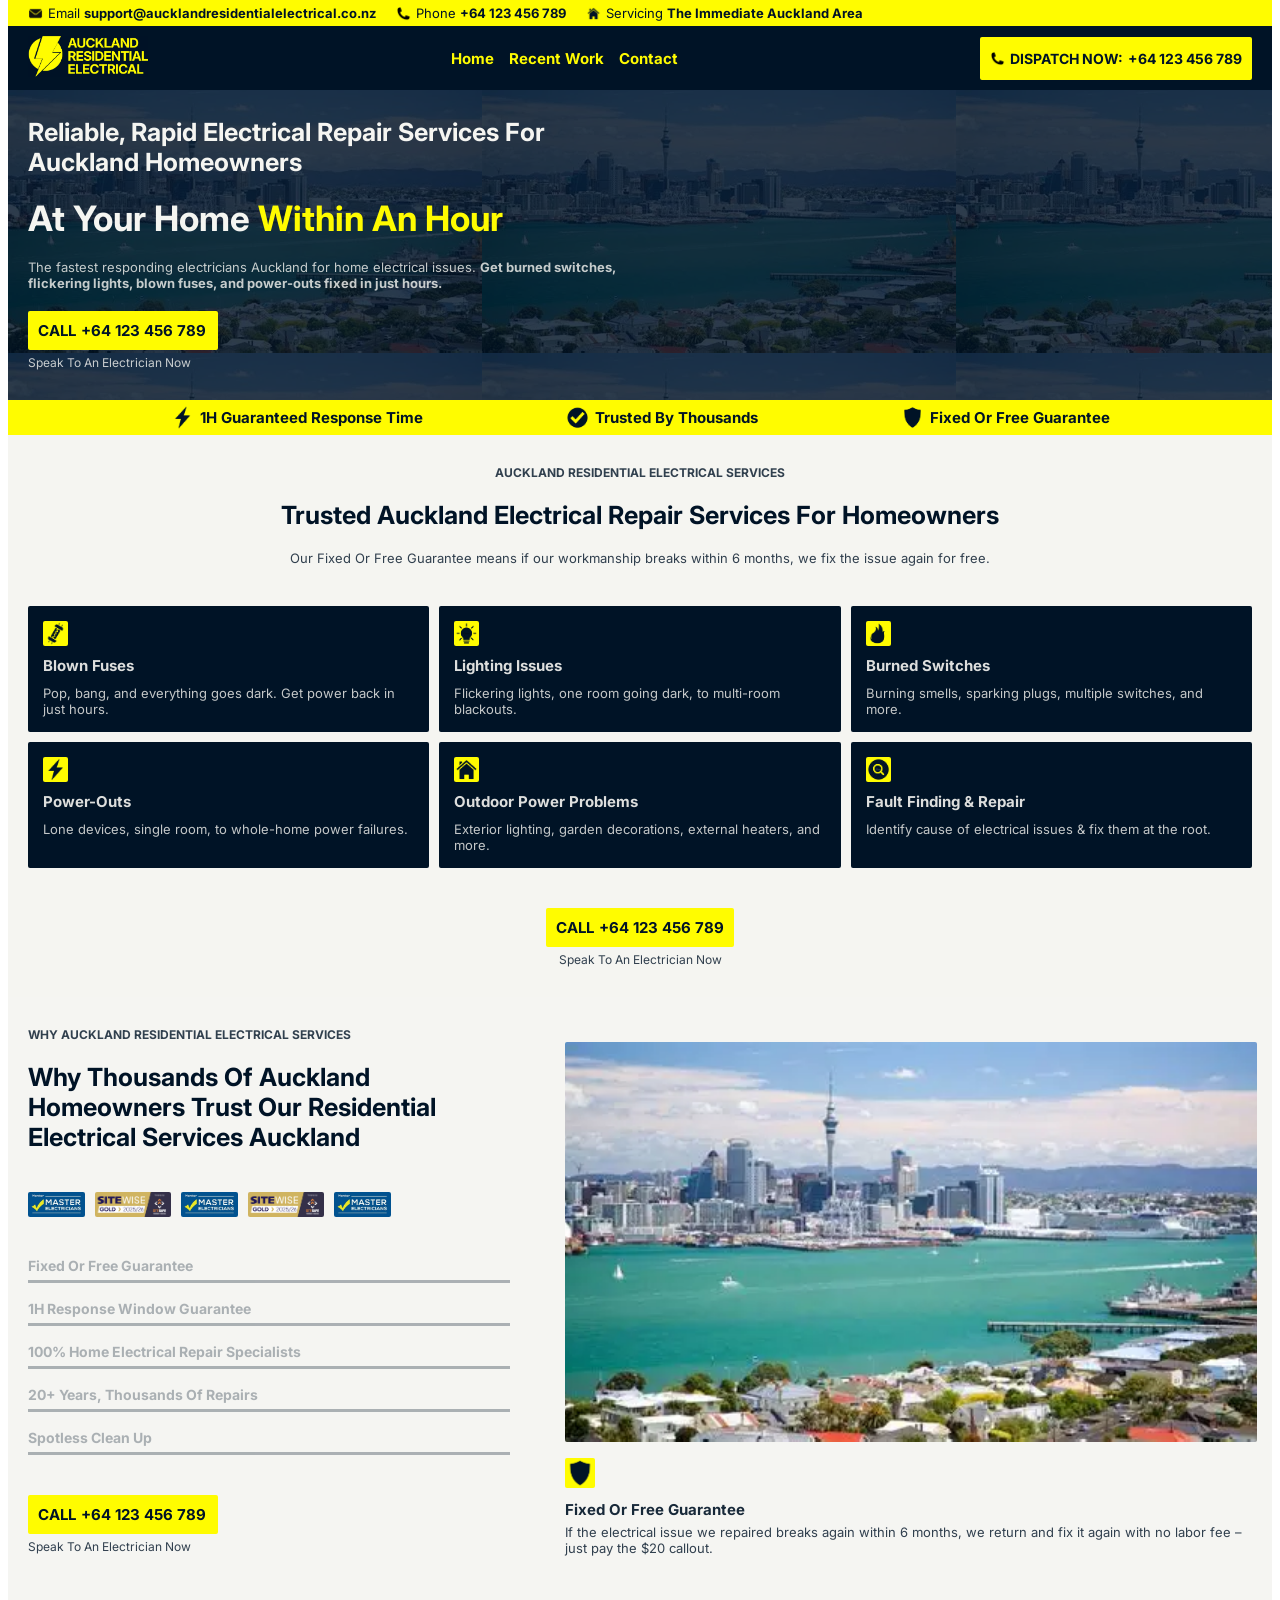
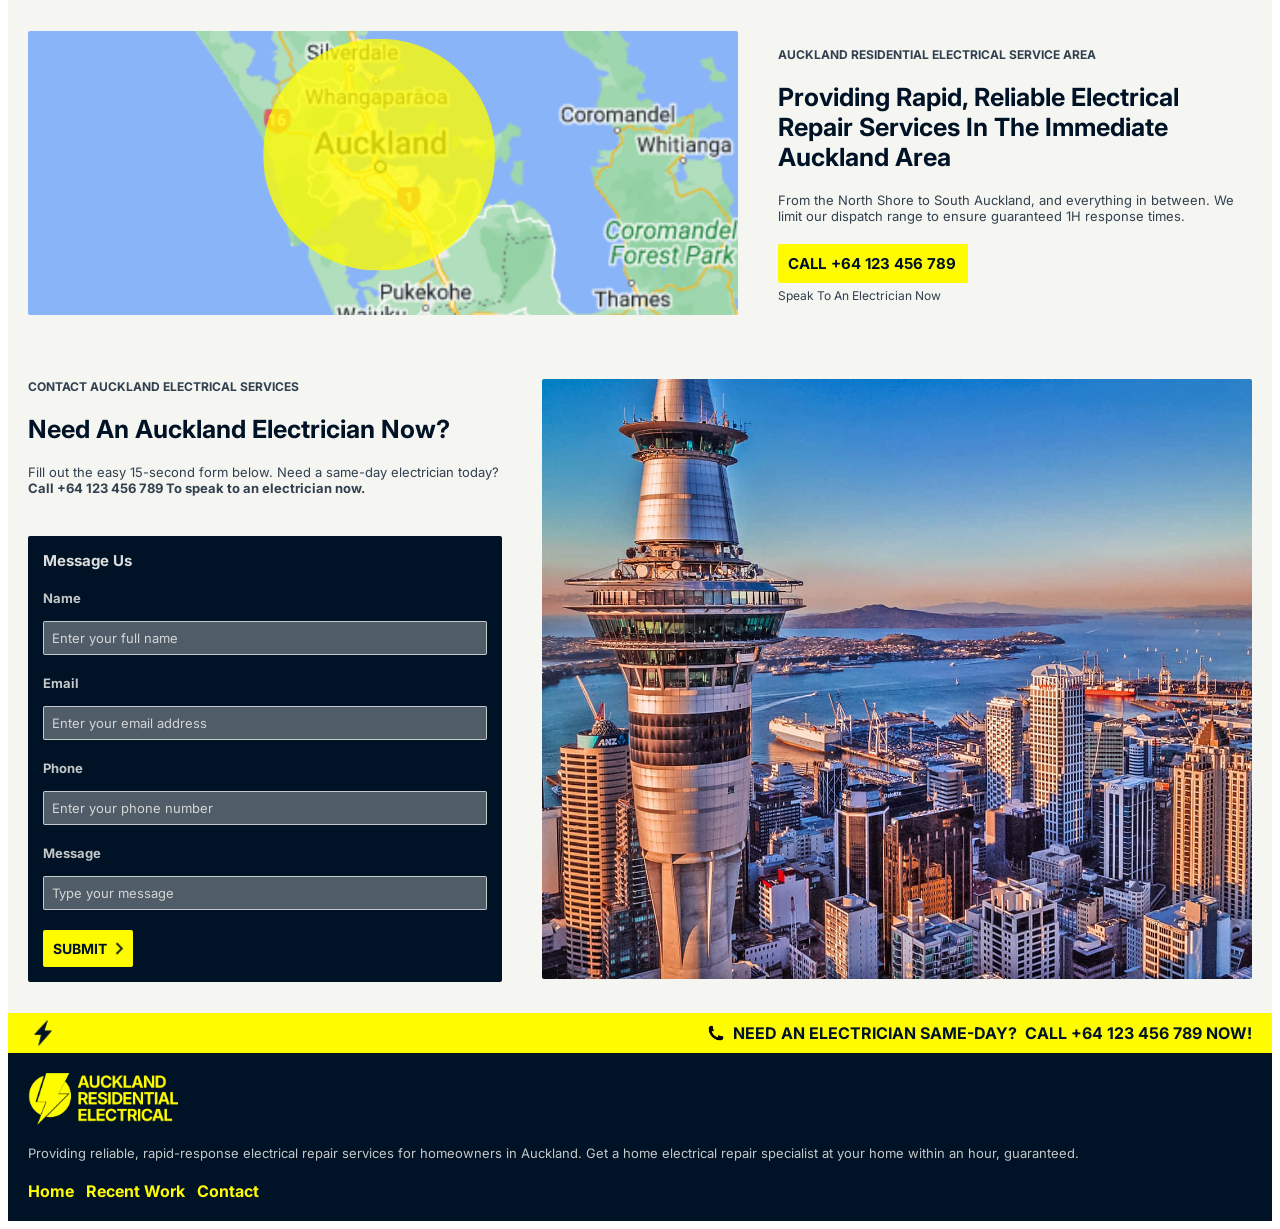
<file: index.html>
<!DOCTYPE html>

<html>
    <head>
        <!--Meta information-->
        <title>Rapid-Response Home Electrical Repair Specialists | Auckland Residential Electrical</title>
        <meta name="description" content="Providing reliable, rapid-response electrical repair services for Auckland homes. Get a home electrical repair specialist on site within an hour, guaranteed.">
        <meta charset="UTF-8">

        <!--CSS stylesheet connections-->
        <link rel="stylesheet" href="main.css">
        <link rel="stylesheet" href="global.css">
        <link rel="stylesheet" href="index.css">
        
        <!--Inter font connection-->
        <link rel="preconnect" href="https://fonts.googleapis.com">
        <link rel="preconnect" href="https://fonts.gstatic.com" crossorigin>
        <link href="https://fonts.googleapis.com/css2?family=Inter:ital,opsz,wght@0,14..32,100..900;1,14..32,100..900&display=swap" rel="stylesheet">

        <!--Roboto font connection-->
        <link rel="preconnect" href="https://fonts.googleapis.com">
        <link rel="preconnect" href="https://fonts.gstatic.com" crossorigin>
        <link href="https://fonts.googleapis.com/css2?family=Roboto:ital,wght@0,100..900;1,100..900&display=swap" rel="stylesheet">

        <!--Google Sans font connection-->
        <link rel="preconnect" href="https://fonts.googleapis.com">
        <link rel="preconnect" href="https://fonts.gstatic.com" crossorigin>
        <link href="https://fonts.googleapis.com/css2?family=Google+Sans:ital,opsz,wght@0,17..18,400..700;1,17..18,400..700&family=Roboto:ital,wght@0,100..900;1,100..900&display=swap" rel="stylesheet">
    </head>
    <body>
        <header>
            <!--The yellow bar at the top of the header. Displays email, phone, & service area buttons in a thin row-->
            <div class="header-top-bar">
                <a class="header-top-bar-contact-button" href="mailto:support@aucklandresidentialelectrical.co.nz"> <!--'a' element acts as a link AND container for icon & text-->
                    <img class="header-top-bar-contact-button-icon" src="images/icons/email_address_icon.png" alt="Email Address Icon">
                    <p class="header-top-bar-contact-button-text">Email <strong>support@aucklandresidentialelectrical.co.nz</strong></p>
                </a>
                <a class="header-top-bar-contact-button" href="tel:+64 123 456 789"> <!--'a' element acts as a link AND container for icon & text-->
                    <img class="header-top-bar-contact-button-icon" src="images/icons/phone_number_icon.png" alt="Phone Number Icon">
                    <p class="header-top-bar-contact-button-text">Phone <strong>+64 123 456 789</strong></p>
                </a>
                <a class="header-top-bar-contact-button" href="https://maps.google.com/aucklandresidentialelectrical.co.nz" target="_blank"> <!--'a' element acts as a link AND container for icon & text-->
                    <img class="header-top-bar-contact-button-icon" src="images/icons/home_icon.png" alt="Service Area Icon">
                    <p class="header-top-bar-contact-button-text">Servicing <strong>The Immediate Auckland Area</strong></p>
                </a>
            </div>
            <!--The main header content container, such as logo and nav bar-->
            <div class="header-main">
                <a style="text-decoration: none;" href="index.html">
                    <img class="header-logo" src="images/main-images/Auckland_Residential_Electrical_Logo_Cropped.jpg" alt="Auckland Residential Electrical Logo">
                </a>
                <div class="header-navigation-bar">
                    <a class="header-navigation-button" href="index.html" target="_blank">Home</a>
                    <a class="header-navigation-button" href="recent-work.html" target="_blank">Recent Work</a>
                    <a class="header-navigation-button" href="contact.html" target="_blank">Contact</a>
                </div>
                <!--The phone call CTA button acts as a button AND as a container for icon + text-->
                <a class="header-phone-call-button" href="tel:+64123456789">
                    <img class="header-phone-call-button-phone-icon" src="images/icons/phone_number_icon.png" alt="Phone Call Icon">
                    DISPATCH NOW: <strong>+64 123 456 789</strong>
                </a>
            </div>
        </header>
        <main>
            <section class="hero-section">
                <div class="hero-section-background-image-darkener-div"> <!--Div that darkenes the background image using semi-transparent dark background colour-->
                    <div class="content-container" style="width: 50%; gap: 20px;"> <!--Vertically spaces main element groups (text, button containers, etc)-->
                        <div class="text-container"> <!--Vertically spaces text elements-->
                            <h2 class="hero-section-h2">Reliable, Rapid Electrical Repair Services For Auckland Homeowners</h2>
                            <h1 class="hero-section-h1">At Your Home <span style="color: #fffc00;">Within An Hour</span></h1>
                            <p class="hero-section-p">The fastest responding electricians Auckland for home electrical issues. <strong>Get burned switches, flickering lights, blown fuses, and power-outs fixed in just hours.</strong></p>
                        </div>
                        <div class="main-call-to-action-button-container"> <!--Contains call-to-action elements-->
                            <a class="main-call-to-action-button" href="tel:+64123456789">CALL <strong>+64 123 456 789</strong></a>
                            <p class="main-call-to-action-button-under-text" style="color: #f5f5f1;">Speak To An Electrician Now</p>
                        </div>
                    </div>
                </div>
                <div class="hero-section-bottom-bar"> <!--Yellow bar at bottom of hero section displays benefit bullets in a row-->
                    <div class="hero-benefit-bullet-container"> <!--Contains benefit bullet-->
                        <img class="hero-benefit-bullet-icon" src="images/icons/lightning_flash_icon.png" alt="Lighting Flash Icon">
                        <p class="hero-benefit-bullet-text">1H Guaranteed Response Time</p>
                    </div>
                    <div class="hero-benefit-bullet-container"> <!--Contains benefit bullet-->
                        <img class="hero-benefit-bullet-icon" src="images/icons/tick_icon.png" alt="Tick Icon">
                        <p class="hero-benefit-bullet-text">Trusted By Thousands</p>
                    </div>
                    <div class="hero-benefit-bullet-container"> <!--Contains benefit bullet-->
                        <img class="hero-benefit-bullet-icon" src="images/icons/shield_icon.png" alt="Shield Icon">
                        <p class="hero-benefit-bullet-text">Fixed Or Free Guarantee</p>
                    </div>
                </div>
            </section>
            <section class="services-section">
                <div class="content-container" style="align-items: center;"> <!--Vertically spaces main element groups (text, button containers, etc)-->
                    <div class="text-container" style="align-items: center; text-align: center;"> <!--Vertically spaces text elements-->
                        <h3>AUCKLAND RESIDENTIAL ELECTRICAL SERVICES</h3>
                        <h2>Trusted Auckland Electrical Repair Services For Homeowners</h2>
                        <p>Our Fixed Or Free Guarantee means if our workmanship breaks within 6 months, we fix the issue again for free.</p>
                    </div>
                    <div class="services-grid">
                        <div class="service-card">
                            <img class="service-card-icon" src="images/icons/blown_fuse_repair_icon.png" alt="Blown Fuse Repair Icon">
                            <h4 class="service-card-header">Blown Fuses</h4>
                            <p class="service-card-text">Pop, bang, and everything goes dark. Get power back in just hours.</p>
                        </div>
                        <div class="service-card">
                            <img class="service-card-icon" src="images/icons/lighting_repair_icon.png" alt="Lighting Repair Icon">
                            <h4 class="service-card-header">Lighting Issues</h4>
                            <p class="service-card-text">Flickering lights, one room going dark, to multi-room blackouts.</p>
                        </div>
                        <div class="service-card">
                            <img class="service-card-icon" src="images/icons/burned_switch_repair_icon.png" alt="Burned Switch Repair Icon">
                            <h4 class="service-card-header">Burned Switches</h4>
                            <p class="service-card-text">Burning smells, sparking plugs, multiple switches, and more.</p>
                        </div>
                        <div class="service-card">
                            <img class="service-card-icon" src="images/icons/power_out_repair_icon.png" alt="Power Out Repair Icon">
                            <h4 class="service-card-header">Power-Outs</h4>
                            <p class="service-card-text">Lone devices, single room, to whole-home power failures.</p>
                        </div>
                        <div class="service-card">
                            <img class="service-card-icon" src="images/icons/home_icon.png" alt="Outdoor Power Problems Repair Icon">
                            <h4 class="service-card-header">Outdoor Power Problems</h4>
                            <p class="service-card-text">Exterior lighting, garden decorations, external heaters, and more.</p>
                        </div>
                        <div class="service-card">
                            <img class="service-card-icon" src="images/icons/electrical_fault_finding_and_repair_icon.png" alt="Fault Finding & Repair Icon">
                            <h4 class="service-card-header">Fault Finding & Repair</h4>
                            <p class="service-card-text">Identify cause of electrical issues & fix them at the root.</p>
                        </div>
                    </div>
                    <div class="main-call-to-action-button-container" style="align-items: center;"> <!--Contains call-to-action elements-->
                        <a class="main-call-to-action-button" href="tel:+64123456789">CALL <strong>+64 123 456 789</strong></a>
                        <p class="main-call-to-action-button-under-text" style="text-align: center;">Speak To An Electrician Now</p>
                    </div>
                </div>
            </section>
            <section class="why-us-section">
                <div class="why-us-section-two-column-layout-div"> <!--Lays out content into two vertical columns-->
                    <div class="content-container" style="vertical-align: top;">
                        <div class="text-container">
                            <h3>WHY AUCKLAND RESIDENTIAL ELECTRICAL SERVICES</h3>
                            <h2>Why Thousands Of Auckland Homeowners Trust Our Residential Electrical Services Auckland</h2>
                        </div>
                        <div class="credibility-bullets-container">
                            <img class="credibility-bullet-icon" src="images/main-images/master_electricians_member_badge.webp" alt="Master Electricians New Zealand Member Badge">
                            <img class="credibility-bullet-icon" src="images/main-images/sitewise_gold_2026_badge.jpg" alt="Sitewise Gold 2026 Award Badge">
                            <img class="credibility-bullet-icon" src="images/main-images/master_electricians_member_badge.webp" alt="Master Electricians New Zealand Member Badge">
                            <img class="credibility-bullet-icon" src="images/main-images/sitewise_gold_2026_badge.jpg" alt="Sitewise Gold 2026 Award Badge">
                            <img class="credibility-bullet-icon" src="images/main-images/master_electricians_member_badge.webp" alt="Master Electricians New Zealand Member Badge">
                        </div>
                        <div class="benefit-bullet-container-state-controls"> <!--Contains controls for the Why Us box's states-->
                            <input type="radio" name="benefit-bullet-container-state" id="state-1" checked>
                            <input type="radio" name="benefit-bullet-container-state" id="state-2">
                            <input type="radio" name="benefit-bullet-container-state" id="state-3">
                            <input type="radio" name="benefit-bullet-container-state" id="state-4">
                            <input type="radio" name="benefit-bullet-container-state" id="state-5">
                        </div>
                        <div class="benefit-bullet-state-buttons-container"> <!--Contains buttons that trigger Why Us box's states-->
                            <label class="benefit-bullet-state-label-button" for="state-1">Fixed Or Free Guarantee</label>
                            <label class="benefit-bullet-state-label-button" for="state-2">1H Response Window Guarantee</label>
                            <label class="benefit-bullet-state-label-button" for="state-3">100% Home Electrical Repair Specialists</label>
                            <label class="benefit-bullet-state-label-button" for="state-4">20+ Years, Thousands Of Repairs</label>
                            <label class="benefit-bullet-state-label-button" for="state-5">Spotless Clean Up</label>
                        </div>
                        <div class="main-call-to-action-button-container"> <!--Contains call-to-action elements-->
                            <a class="main-call-to-action-button" href="tel:+64123456789">CALL <strong>+64 123 456 789</strong></a>
                            <p class="main-call-to-action-button-under-text">Speak To An Electrician Now</p>
                        </div>
                    </div>
                    <div class="benefit-bullet-container" style="vertical-align: top;"> <!--Container that changes states to match the Why-Us benefit-->
                        <div class="state state-1">
                            <img class="benefit-bullet-div-display-image" src="images/main-images/auckland_city.webp" alt="Auckland Residential Electrical Electrician Investigating Home Electrical Issue" style="margin-bottom: 12px;">
                            <img class="benefit-bullet-div-icon" src="images/icons/shield_icon.png" alt="Shield Icon" style="margin-bottom: 8px;">
                            <h4 style="margin-bottom: 5px;">Fixed Or Free Guarantee</h4>
                            <p>If the electrical issue we repaired breaks again within 6 months, we return and fix it again with no labor fee – just pay the $20 callout.</p>
                        </div>
                        <div class="state state-2">
                            <img class="benefit-bullet-div-display-image" src="images/main-images/auckland_city_two.webp" alt="Auckland Residential Electrical Electrician In Company Van" style="margin-bottom: 12px;">
                            <img class="benefit-bullet-div-icon" src="images/icons/lightning_flash_icon.png" alt="Lighting Flash Icon" style="margin-bottom: 8px;">
                            <h4 style="margin-bottom: 5px;">Guaranteed 1H Response Window</h4>
                            <p>If we don’t arrive within one hour after dispatch, you don’t pay the callout fee.</p>
                        </div>
                        <div class="state state-3">
                            <img class="benefit-bullet-div-display-image" src="images/main-images/auckland_city_three.webp" alt="Auckland Residential Electrical Electrician Fixing Home Electrical Issue" style="margin-bottom: 12px;">
                            <img class="benefit-bullet-div-icon" src="images/icons/home_icon.png" alt="Home Icon" style="margin-bottom: 8px;">
                            <h4 style="margin-bottom: 5px;">100% Home Electrical Repair Specialists</h4>
                            <p>You get an experienced specialist who’s fixed your exact issue hundreds of times, not a commercial wiring electrician who “happens to do repairs”.</p>
                        </div>
                        <div class="state state-4">
                            <img class="benefit-bullet-div-display-image" src="images/main-images/auckland_city_four.webp" alt="Auckland Residential Electrical Team In Front Of Van" style="margin-bottom: 12px;">
                            <img class="benefit-bullet-div-icon" src="images/icons/tick_icon.png" alt="Tick Icon" style="margin-bottom: 8px;">
                            <h4 style="margin-bottom: 5px;">20+ Years, Thousands Of Repairs</h4>
                            <p>Operating in Auckland flawlessly for over 20 years, successfully repairing thousands of electrical issues, becoming top-rated through good word alone, not sleezy advertising.</p>
                        </div>
                        <div class="state state-5">
                            <img class="benefit-bullet-div-display-image" src="images/main-images/auckland_city_five.jpg" alt="Electricians Cleaning Up" style="margin-bottom: 12px;">
                            <img class="benefit-bullet-div-icon" src="images/icons/sparkle_icon.png" alt="Sparkle Icon" style="margin-bottom: 8px;">
                            <h4 style="margin-bottom: 5px;">Spotless Cleanup</h4>
                            <p>Most electricians leave the site looking like a construction project. Our fee includes a full cleanup of dirt, dust, materials, and any mess caused by our workmanship by default.</p>
                        </div>
                    </div>
                </div>
            </section>
            <section class="service-area-section">
                <div class="service-area-section-two-column-layout-div">
                    <div class="service-area-image-container">
                        <img class="service-area-map-image" src="images/main-images/auckland_residential_electrical_service_area_map.png" alt="Auckland Residential Electrical Service Area Map">
                    </div>
                    <div class="content-container" style="gap: 20px;">
                        <div class="text-container">
                            <h3>AUCKLAND RESIDENTIAL ELECTRICAL SERVICE AREA</h3>
                            <h2>Providing Rapid, Reliable Electrical Repair Services In The Immediate Auckland Area</h2>
                            <p>From the North Shore to South Auckland, and everything in between. We limit our dispatch range to ensure guaranteed 1H response times.</p>
                        </div>
                        <div class="main-call-to-action-button-container"> <!--Contains call-to-action elements-->
                            <a class="main-call-to-action-button" href="tel:+64123456789">CALL <strong>+64 123 456 789</strong></a>
                            <p class="main-call-to-action-button-under-text">Speak To An Electrician Now</p>
                        </div>
                    </div>
                </div>
            </section>
            <section class="contact-section">
                <div class="contact-section-two-column-layout-div">
                    <div class="content-container">
                        <div class="text-container">
                            <h3>CONTACT AUCKLAND ELECTRICAL SERVICES</h3>
                            <h2>Need An Auckland Electrician Now?</h2>
                            <p>Fill out the easy 15-second form below. Need a same-day electrician today? <strong>Call <a class="contact-section-call-link" href="tel:+64 123456789">+64 123 456 789</a> To speak to an electrician now.</strong></p>
                        </div>
                        <form class="contact-section-form">
                            <h4 class="contact-form-header">Message Us</h4>
                            <div class="form-field-container">
                                <h5 class="form-field-title">Name</h5>
                                <input class="form-field" type="text" placeholder="Enter your full name">
                            </div>
                            <div class="form-field-container">
                                <h5 class="form-field-title">Email</h5>
                                <input class="form-field" type="email" placeholder="Enter your email address">
                            </div>
                            <div class="form-field-container">
                                <h5 class="form-field-title">Phone</h5>
                                <input class="form-field" type="tel" placeholder="Enter your phone number">
                            </div>
                            <div class="form-field-container">
                                <h5 class="form-field-title">Message</h5>
                                <input class="form-field" type="text" placeholder="Type your message">
                            </div>
                            <button class="form-submit-button">
                                SUBMIT
                                <img class="form-submit-button-icon" src="images/icons/right_arrow_icon.png" alt="Right Arrow Icon">
                            </button>
                        </form>
                    </div>
                    <div class="contact-section-right-image-container">
                        <img class="contact-section-right-image" src="images/main-images/auckland_city_five.jpg" alt="Auckland Residential Electrical Electrician On Phone With Customer In Company Van">
                    </div>
                </div>
            </section>
        </main>
        <footer>
            <a class="footer-top-div" href="tel:+64123456789">
                <img class="footer-top-div-lighting-flash-icon" src="images/icons/lightning_flash_icon.png" alt="Lighting Flash Icon">
                <span class="footer-top-div-call-button">
                    <img class="footer-top-div-call-button-phone-icon" src="images/icons/phone_number_icon.png" alt="Phone Call Icon">
                    NEED AN ELECTRICIAN SAME-DAY? <strong>CALL <span class="footer-top-div-call-button-number-underline-text">+64 123 456 789 NOW!</span></strong>
                </span>
            </a>
            <div class="footer-main">
                <img class="footer-logo" src="images/main-images/Auckland_Residential_Electrical_Logo_Cropped.jpg" alt="Auckland Residential Electrical Logo">
                <p style="color: #f5f5f1;">Providing reliable, rapid-response electrical repair services for homeowners in Auckland. Get a home electrical repair specialist at your home within an hour, guaranteed.</p>
                <div class="footer-navigation-bar">
                    <a class="footer-navigation-button" href="index.html" target="_blank">Home</a>
                    <a class="footer-navigation-button" href="recent-work.html" target="_blank">Recent Work</a>
                    <a class="footer-navigation-button" href="contact.html" target="_blank">Contact</a>
                </div>
            </div>
        </footer>
    </body>
</html>
</file>
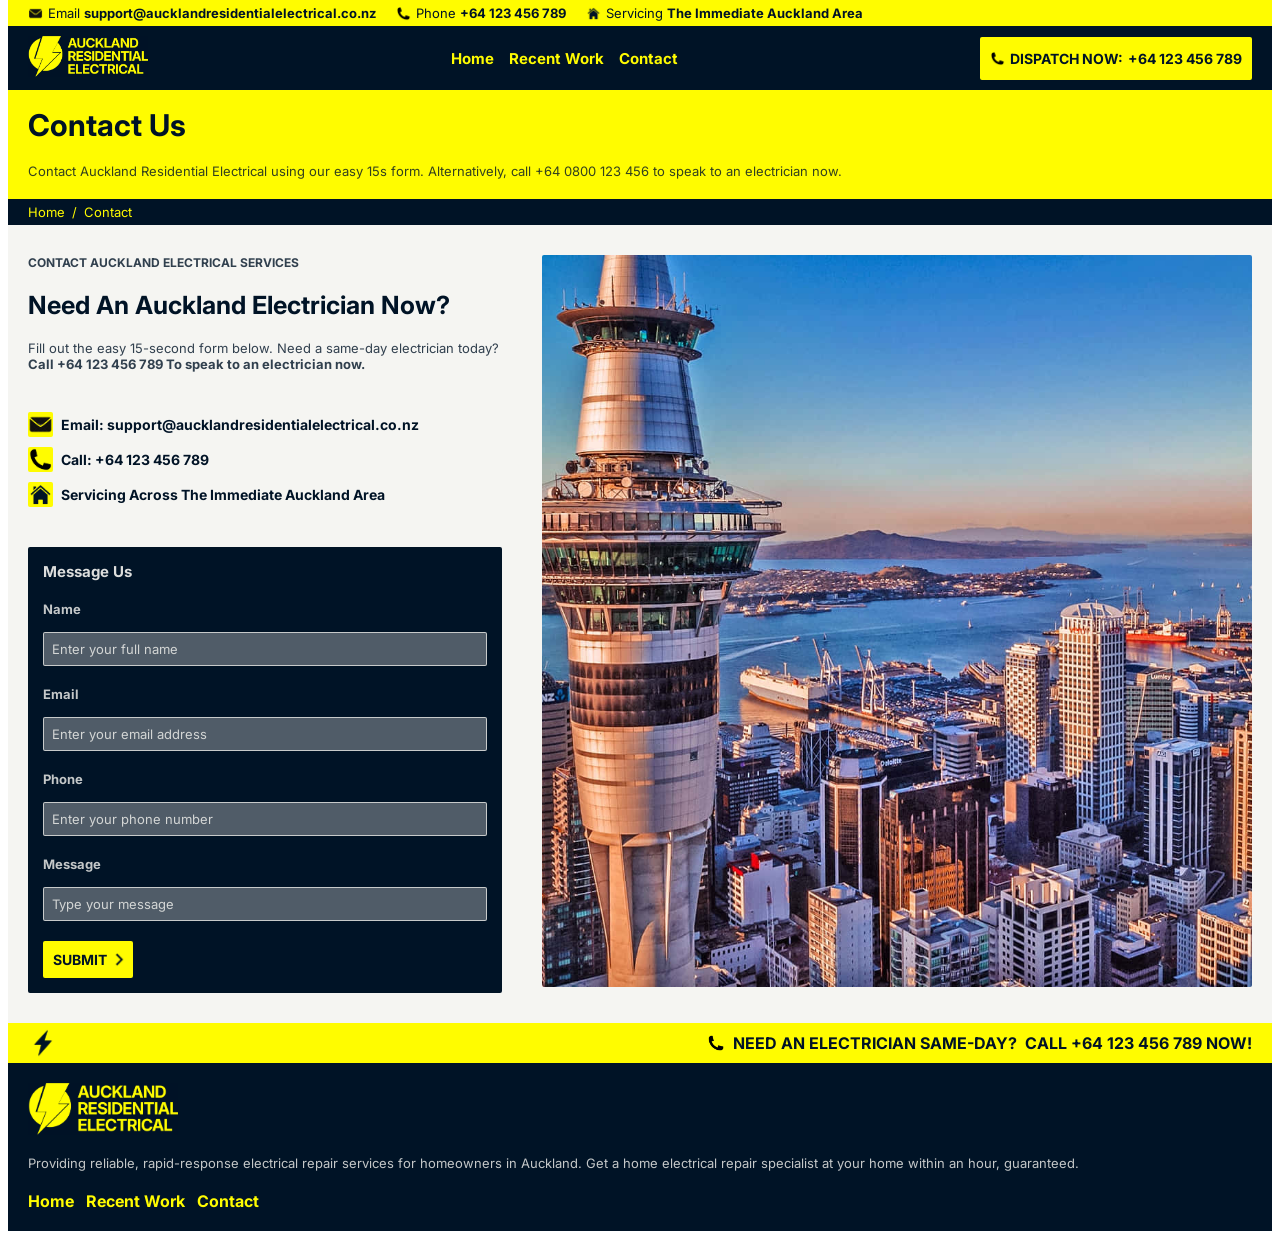
<file: contact.html>
<!DOCTYPE html>

<html>
    <head>
        <!--Meta information-->
        <title>Contact Us | Auckland Residential Electrical</title>
        <meta name="description" content="Contact Auckland Residential Electrical using our easy 15s form. Alternatively, call +64 0800 123 456 to speak to an electrician now.">
        <meta charset="UTF-8">

        <!--CSS stylesheet connections-->
        <link rel="stylesheet" href="main.css">
        <link rel="stylesheet" href="global.css">
        <link rel="stylesheet" href="contact.css">
        
        <!--Inter font connection-->
        <link rel="preconnect" href="https://fonts.googleapis.com">
        <link rel="preconnect" href="https://fonts.gstatic.com" crossorigin>
        <link href="https://fonts.googleapis.com/css2?family=Inter:ital,opsz,wght@0,14..32,100..900;1,14..32,100..900&display=swap" rel="stylesheet">

        <!--Roboto font connection-->
        <link rel="preconnect" href="https://fonts.googleapis.com">
        <link rel="preconnect" href="https://fonts.gstatic.com" crossorigin>
        <link href="https://fonts.googleapis.com/css2?family=Roboto:ital,wght@0,100..900;1,100..900&display=swap" rel="stylesheet">

        <!--Google Sans font connection-->
        <link rel="preconnect" href="https://fonts.googleapis.com">
        <link rel="preconnect" href="https://fonts.gstatic.com" crossorigin>
        <link href="https://fonts.googleapis.com/css2?family=Google+Sans:ital,opsz,wght@0,17..18,400..700;1,17..18,400..700&family=Roboto:ital,wght@0,100..900;1,100..900&display=swap" rel="stylesheet">
    </head>
    <body>
        <header>
            <!--The yellow bar at the top of the header. Displays email, phone, & service area buttons in a thin row-->
            <div class="header-top-bar">
                <a class="header-top-bar-contact-button" href="mailto:support@aucklandresidentialelectrical.co.nz"> <!--'a' element acts as a link AND container for icon & text-->
                    <img class="header-top-bar-contact-button-icon" src="images/icons/email_address_icon.png" alt="Email Address Icon">
                    <p class="header-top-bar-contact-button-text">Email <strong>support@aucklandresidentialelectrical.co.nz</strong></p>
                </a>
                <a class="header-top-bar-contact-button" href="tel:+64 123 456 789"> <!--'a' element acts as a link AND container for icon & text-->
                    <img class="header-top-bar-contact-button-icon" src="images/icons/phone_number_icon.png" alt="Phone Number Icon">
                    <p class="header-top-bar-contact-button-text">Phone <strong>+64 123 456 789</strong></p>
                </a>
                <a class="header-top-bar-contact-button" href="https://maps.google.com/aucklandresidentialelectrical.co.nz" target="_blank"> <!--'a' element acts as a link AND container for icon & text-->
                    <img class="header-top-bar-contact-button-icon" src="images/icons/home_icon.png" alt="Service Area Icon">
                    <p class="header-top-bar-contact-button-text">Servicing <strong>The Immediate Auckland Area</strong></p>
                </a>
            </div>
            <!--The main header content container, such as logo and nav bar-->
            <div class="header-main">
                <a style="text-decoration: none;"  href="index.html">
                    <img class="header-logo" src="images/main-images/Auckland_Residential_Electrical_Logo_Cropped.jpg" alt="Auckland Residential Electrical Logo">
                </a>
                <div class="header-navigation-bar">
                    <a class="header-navigation-button" href="index.html" target="_blank">Home</a>
                    <a class="header-navigation-button" href="recent-work.html" target="_blank">Recent Work</a>
                    <a class="header-navigation-button" href="contact.html" target="_blank">Contact</a>
                </div>
                <!--The phone call CTA button acts as a button AND as a container for icon + text-->
                <a class="header-phone-call-button" href="tel:+64123456789">
                    <img class="header-phone-call-button-phone-icon" src="images/icons/phone_number_icon.png" alt="Phone Call Icon">
                    DISPATCH NOW: <strong>+64 123 456 789</strong>
                </a>
            </div>
        </header>
        <main>
            <section class="breadcrumb-section">
                <div class="breadcrumb-section-main">
                    <div class="content-container" style="gap: 20px;">
                        <h1 class="breadcrumb-section-h1">Contact Us</h1>
                        <p class="breadcrumb-section-text">Contact Auckland Residential Electrical using our easy 15s form. Alternatively, <a class="breadcrumb-section-text-call-link" href="tel:+64 123456789">call +64 0800 123 456</a> to speak to an electrician now.</p>
                    </div>
                </div>
                <div class="breadcrumb-container">
                    <p class="breadcrumb"><a class="breadcrumb-link" href="index.html" target="_blank">Home</a> / <a class="breadcrumb-link" href="contact.html" target="_blank">Contact</a></p>
                </div>
            </section>
            <section class="contact-section">
                <div class="contact-section-two-column-layout-div">
                    <div class="content-container">
                        <div class="text-container">
                            <h3>CONTACT AUCKLAND ELECTRICAL SERVICES</h3>
                            <h2>Need An Auckland Electrician Now?</h2>
                            <p>Fill out the easy 15-second form below. Need a same-day electrician today? <strong>Call <a class="contact-section-call-link" href="tel:+64 123456789">+64 123 456 789</a> To speak to an electrician now.</strong></p>
                        </div>
                        <div class="contact-details-container">
                            <a class="contact-detail" href="mailto:support@aucklandresidential.co.nz">
                                <img class="contact-detail-icon" src="images/icons/email_address_icon.png" alt="Email Address Icon">
                                <p class="contact-detail-text" >Email: <strong>support@aucklandresidentialelectrical.co.nz</strong></p>
                            </a>
                            <a class="contact-detail" href="tel:+64 123456789">
                                <img class="contact-detail-icon" src="images/icons/phone_number_icon.png" alt="Phone Number Icon">
                                <p class="contact-detail-text">Call: <strong>+64 123 456 789</strong></p>
                            </a>
                            <a class="contact-detail" href="https://maps.google.com/auckland-residential-electrical" target="_blank">
                                <img class="contact-detail-icon" src="images/icons/home_icon.png" alt="Home Icon">
                                <p class="contact-detail-text">Servicing <strong>Across The Immediate Auckland Area</strong></p>
                            </a>
                        </div>
                        <form class="contact-section-form">
                            <h4 class="contact-form-header">Message Us</h4>
                            <div class="form-field-container">
                                <h5 class="form-field-title">Name</h5>
                                <input class="form-field" type="text" placeholder="Enter your full name">
                            </div>
                            <div class="form-field-container">
                                <h5 class="form-field-title">Email</h5>
                                <input class="form-field" type="email" placeholder="Enter your email address">
                            </div>
                            <div class="form-field-container">
                                <h5 class="form-field-title">Phone</h5>
                                <input class="form-field" type="tel" placeholder="Enter your phone number">
                            </div>
                            <div class="form-field-container">
                                <h5 class="form-field-title">Message</h5>
                                <input class="form-field" type="text" placeholder="Type your message">
                            </div>
                            <button class="form-submit-button">
                                SUBMIT
                                <img class="form-submit-button-icon" src="images/icons/right_arrow_icon.png" alt="Right Arrow Icon">
                            </button>
                        </form>
                    </div>
                    <div class="contact-section-right-image-container">
                        <img class="contact-section-right-image" src="images/main-images/auckland_city_five.jpg" alt="Auckland Residential Electrical Electrician On Phone With Customer In Company Van">
                    </div>
                </div>
            </section>
        </main>
        <footer>
            <a class="footer-top-div" href="tel:+64123456789">
                <img class="footer-top-div-lighting-flash-icon" src="images/icons/lightning_flash_icon.png" alt="Lighting Flash Icon">
                <span class="footer-top-div-call-button">
                    <img class="footer-top-div-call-button-phone-icon" src="images/icons/phone_number_icon.png" alt="Phone Call Icon">
                    NEED AN ELECTRICIAN SAME-DAY? <strong>CALL <span class="footer-top-div-call-button-number-underline-text">+64 123 456 789 NOW!</span></strong>
                </span>
            </a>
            <div class="footer-main">
                <img class="footer-logo" src="images/main-images/Auckland_Residential_Electrical_Logo_Cropped.jpg" alt="Auckland Residential Electrical Logo">
                <p style="color: #f5f5f1;">Providing reliable, rapid-response electrical repair services for homeowners in Auckland. Get a home electrical repair specialist at your home within an hour, guaranteed.</p>
                <div class="footer-navigation-bar">
                    <a class="footer-navigation-button" href="index.html" target="_blank">Home</a>
                    <a class="footer-navigation-button" href="recent-work.html" target="_blank">Recent Work</a>
                    <a class="footer-navigation-button" href="contact.html" target="_blank">Contact</a>
                </div>
            </div>
        </footer>
    </body>
</html>
</file>
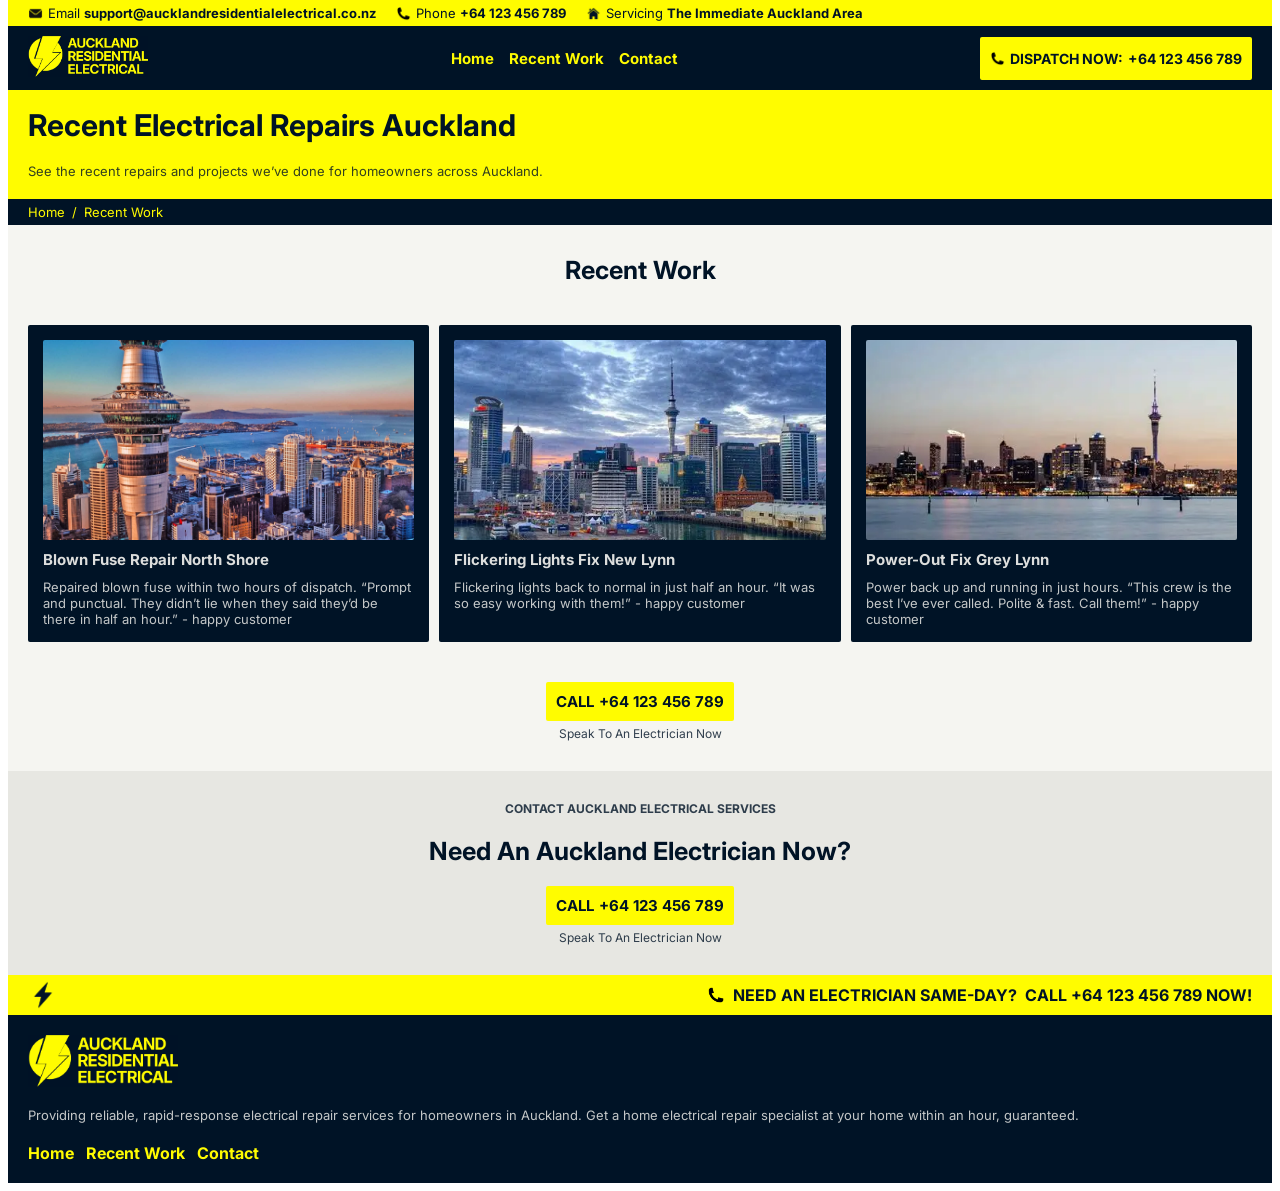
<file: recent-work.html>
<!DOCTYPE html>

<html>
    <head>
        <!--Meta information-->
        <title>Recent Electrical Repairs For Homeowners | Auckland Residential Electrical</title>
        <meta name="description" content="See the recent repairs and projects we’ve done for homeowners across Auckland.">
        <meta charset="UTF-8">

        <!--CSS stylesheet connections-->
        <link rel="stylesheet" href="main.css">
        <link rel="stylesheet" href="global.css">
        <link rel="stylesheet" href="recent-work.css">
        
        <!--Inter font connection-->
        <link rel="preconnect" href="https://fonts.googleapis.com">
        <link rel="preconnect" href="https://fonts.gstatic.com" crossorigin>
        <link href="https://fonts.googleapis.com/css2?family=Inter:ital,opsz,wght@0,14..32,100..900;1,14..32,100..900&display=swap" rel="stylesheet">

        <!--Roboto font connection-->
        <link rel="preconnect" href="https://fonts.googleapis.com">
        <link rel="preconnect" href="https://fonts.gstatic.com" crossorigin>
        <link href="https://fonts.googleapis.com/css2?family=Roboto:ital,wght@0,100..900;1,100..900&display=swap" rel="stylesheet">

        <!--Google Sans font connection-->
        <link rel="preconnect" href="https://fonts.googleapis.com">
        <link rel="preconnect" href="https://fonts.gstatic.com" crossorigin>
        <link href="https://fonts.googleapis.com/css2?family=Google+Sans:ital,opsz,wght@0,17..18,400..700;1,17..18,400..700&family=Roboto:ital,wght@0,100..900;1,100..900&display=swap" rel="stylesheet">
    </head>
    <body>
        <header>
            <!--The yellow bar at the top of the header. Displays email, phone, & service area buttons in a thin row-->
            <div class="header-top-bar">
                <a class="header-top-bar-contact-button" href="mailto:support@aucklandresidentialelectrical.co.nz"> <!--'a' element acts as a link AND container for icon & text-->
                    <img class="header-top-bar-contact-button-icon" src="images/icons/email_address_icon.png" alt="Email Address Icon">
                    <p class="header-top-bar-contact-button-text">Email <strong>support@aucklandresidentialelectrical.co.nz</strong></p>
                </a>
                <a class="header-top-bar-contact-button" href="tel:+64 123 456 789"> <!--'a' element acts as a link AND container for icon & text-->
                    <img class="header-top-bar-contact-button-icon" src="images/icons/phone_number_icon.png" alt="Phone Number Icon">
                    <p class="header-top-bar-contact-button-text">Phone <strong>+64 123 456 789</strong></p>
                </a>
                <a class="header-top-bar-contact-button" href="https://maps.google.com/aucklandresidentialelectrical.co.nz" target="_blank"> <!--'a' element acts as a link AND container for icon & text-->
                    <img class="header-top-bar-contact-button-icon" src="images/icons/home_icon.png" alt="Service Area Icon">
                    <p class="header-top-bar-contact-button-text">Servicing <strong>The Immediate Auckland Area</strong></p>
                </a>
            </div>
            <!--The main header content container, such as logo and nav bar-->
            <div class="header-main">
                <a style="text-decoration: none;"  href="index.html">
                    <img class="header-logo" src="images/main-images/Auckland_Residential_Electrical_Logo_Cropped.jpg" alt="Auckland Residential Electrical Logo">
                </a>
                <div class="header-navigation-bar">
                    <a class="header-navigation-button" href="index.html" target="_blank">Home</a>
                    <a class="header-navigation-button" href="recent-work.html" target="_blank">Recent Work</a>
                    <a class="header-navigation-button" href="contact.html" target="_blank">Contact</a>
                </div>
                <!--The phone call CTA button acts as a button AND as a container for icon + text-->
                <a class="header-phone-call-button" href="tel:+64123456789">
                    <img class="header-phone-call-button-phone-icon" src="images/icons/phone_number_icon.png" alt="Phone Call Icon">
                    DISPATCH NOW: <strong>+64 123 456 789</strong>
                </a>
            </div>
        </header>
        <main>
            <section class="breadcrumb-section">
                <div class="breadcrumb-section-main">
                    <div class="content-container" style="gap: 20px;">
                        <h1 class="breadcrumb-section-h1">Recent Electrical Repairs Auckland</h1>
                        <p class="breadcrumb-section-text">See the recent repairs and projects we’ve done for homeowners across Auckland.</p>
                    </div>
                </div>
                <div class="breadcrumb-container">
                    <p class="breadcrumb"><a class="breadcrumb-link" href="index.html" target="_blank">Home</a> / <a class="breadcrumb-link" href="recent-work.html" target="_blank">Recent Work</a></p>
                </div>
            </section>
            <section class="recent-work-section">
                <div class="content-container" style="align-items: center; justify-content: center;">
                    <h2>Recent Work</h2>
                    <div class="recent-work-cards-container">
                        <div class="recent-work-card">
                            <img class="recent-word-card-image" src="images/main-images/auckland_city_five.jpg" alt="Recent Work Example">
                            <h4 class="recent-work-card-header">Blown Fuse Repair North Shore</h4>
                            <p class="recent-work-card-text">Repaired blown fuse within two hours of dispatch. “Prompt and punctual. They didn’t lie when they said they’d be there in half an hour.” - happy customer</p>
                        </div>
                        <div class="recent-work-card">
                            <img class="recent-word-card-image" src="images/main-images/auckland_city_four.webp" alt="Recent Work Example">
                            <h4 class="recent-work-card-header">Flickering Lights Fix New Lynn</h4>
                            <p class="recent-work-card-text">Flickering lights back to normal in just half an hour. “It was so easy working with them!” - happy customer</p>
                        </div>
                        <div class="recent-work-card">
                            <img class="recent-word-card-image" src="images/main-images/auckland_city_three.webp" alt="Recent Work Example">
                            <h4 class="recent-work-card-header">Power-Out Fix Grey Lynn</h4>
                            <p class="recent-work-card-text">Power back up and running in just hours. “This crew is the best I’ve ever called. Polite & fast. Call them!” - happy customer</p>
                        </div>
                    </div>
                    <div class="main-call-to-action-button-container" style="align-items: center;"> <!--Contains call-to-action elements-->
                        <a class="main-call-to-action-button" href="tel:+64123456789">CALL <strong>+64 123 456 789</strong></a>
                        <p class="main-call-to-action-button-under-text" style="text-align: center;">Speak To An Electrician Now</p>
                    </div>
                </div>
            </section>
            <section class="contact-section" style="background-color: #e7e7e2;">
                <div class="text-container" style="justify-content: center; align-items: center; text-align: center;">
                    <h3>CONTACT AUCKLAND ELECTRICAL SERVICES</h3>
                    <h2>Need An Auckland Electrician Now?</h2>
                    <div class="main-call-to-action-button-container" style="align-items: center;"> <!--Contains call-to-action elements-->
                        <a class="main-call-to-action-button" href="tel:+64123456789">CALL <strong>+64 123 456 789</strong></a>
                        <p class="main-call-to-action-button-under-text" style="text-align: center;">Speak To An Electrician Now</p>
                    </div>
                </div>
            </section>
        </main>
        <footer>
            <a class="footer-top-div" href="tel:+64123456789">
                <img class="footer-top-div-lighting-flash-icon" src="images/icons/lightning_flash_icon.png" alt="Lighting Flash Icon">
                <span class="footer-top-div-call-button">
                    <img class="footer-top-div-call-button-phone-icon" src="images/icons/phone_number_icon.png" alt="Phone Call Icon">
                    NEED AN ELECTRICIAN SAME-DAY? <strong>CALL <span class="footer-top-div-call-button-number-underline-text">+64 123 456 789 NOW!</span></strong>
                </span>
            </a>
            <div class="footer-main">
                <img class="footer-logo" src="images/main-images/Auckland_Residential_Electrical_Logo_Cropped.jpg" alt="Auckland Residential Electrical Logo">
                <p style="color: #f5f5f1;">Providing reliable, rapid-response electrical repair services for homeowners in Auckland. Get a home electrical repair specialist at your home within an hour, guaranteed.</p>
                <div class="footer-navigation-bar">
                    <a class="footer-navigation-button" href="index.html" target="_blank">Home</a>
                    <a class="footer-navigation-button" href="recent-work.html" target="_blank">Recent Work</a>
                    <a class="footer-navigation-button" href="contact.html" target="_blank">Contact</a>
                </div>
            </div>
        </footer>
    </body>
</html>
</file>
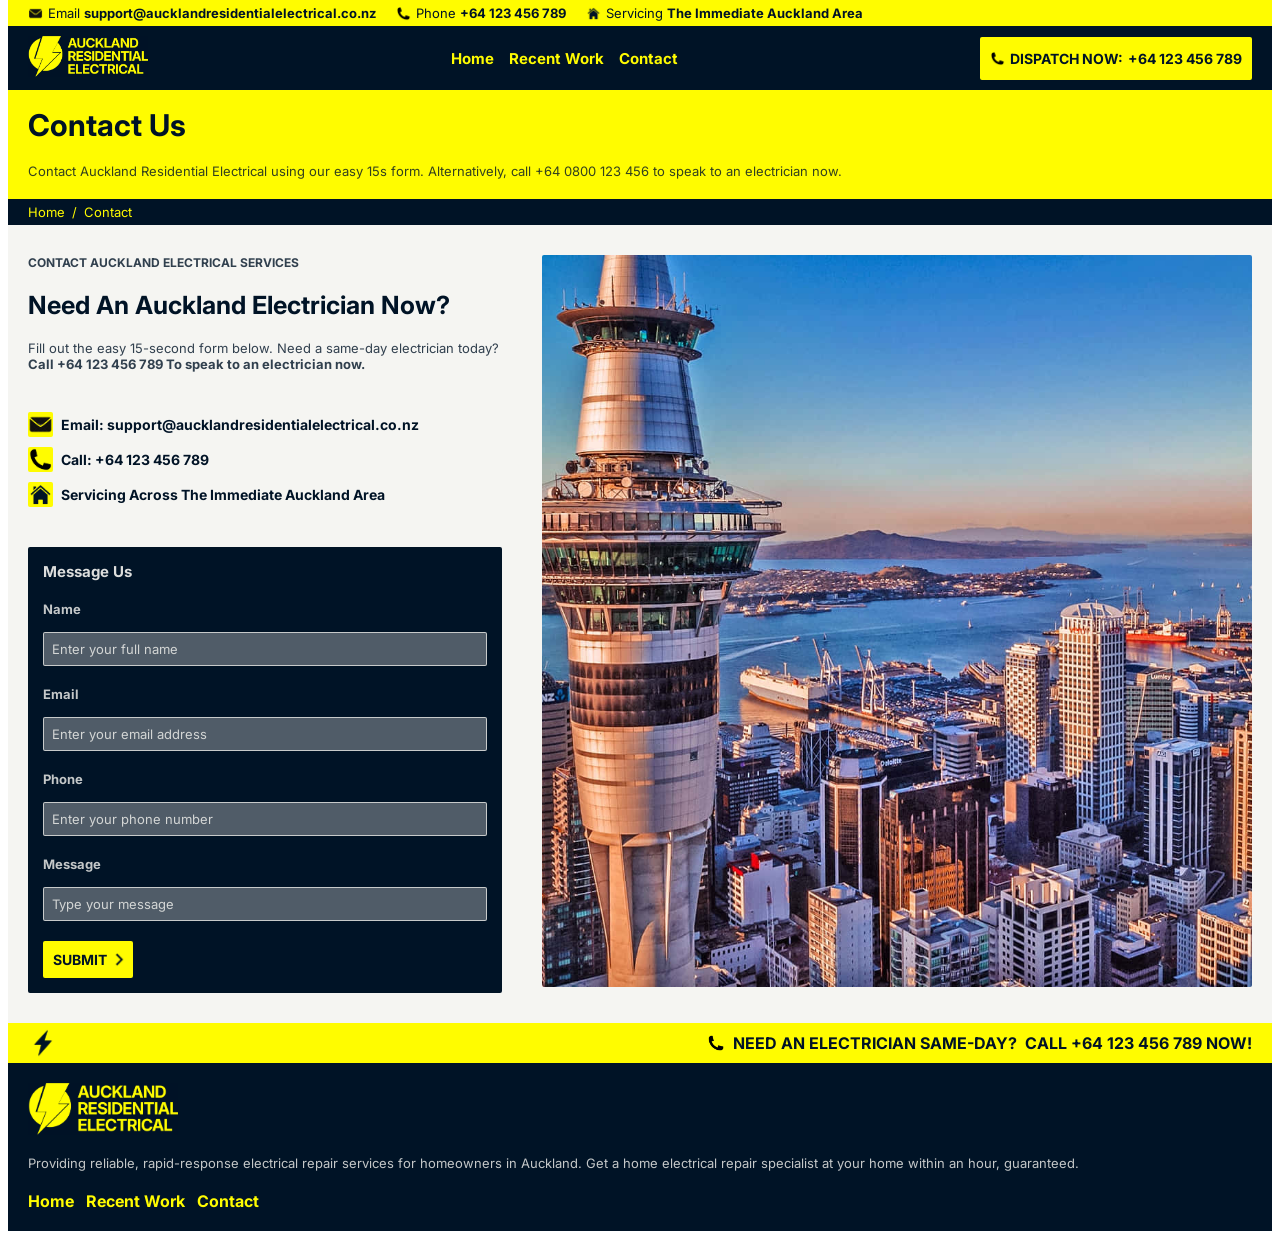
<file: DTS Project 3 V3/html/contact.html>
<!DOCTYPE html>

<html>
    <head>
        <!--Meta information-->
        <title>Contact Us | Auckland Residential Electrical</title>
        <meta name="description" content="Contact Auckland Residential Electrical using our easy 15s form. Alternatively, call +64 0800 123 456 to speak to an electrician now.">
        <meta charset="UTF-8">

        <!--CSS stylesheet connections-->
        <link rel="stylesheet" href="../css/main.css">
        <link rel="stylesheet" href="../css/global.css">
        <link rel="stylesheet" href="../css/contact.css">
        
        <!--Inter font connection-->
        <link rel="preconnect" href="https://fonts.googleapis.com">
        <link rel="preconnect" href="https://fonts.gstatic.com" crossorigin>
        <link href="https://fonts.googleapis.com/css2?family=Inter:ital,opsz,wght@0,14..32,100..900;1,14..32,100..900&display=swap" rel="stylesheet">

        <!--Roboto font connection-->
        <link rel="preconnect" href="https://fonts.googleapis.com">
        <link rel="preconnect" href="https://fonts.gstatic.com" crossorigin>
        <link href="https://fonts.googleapis.com/css2?family=Roboto:ital,wght@0,100..900;1,100..900&display=swap" rel="stylesheet">

        <!--Google Sans font connection-->
        <link rel="preconnect" href="https://fonts.googleapis.com">
        <link rel="preconnect" href="https://fonts.gstatic.com" crossorigin>
        <link href="https://fonts.googleapis.com/css2?family=Google+Sans:ital,opsz,wght@0,17..18,400..700;1,17..18,400..700&family=Roboto:ital,wght@0,100..900;1,100..900&display=swap" rel="stylesheet">
    </head>
    <body>
        <header>
            <!--The yellow bar at the top of the header. Displays email, phone, & service area buttons in a thin row-->
            <div class="header-top-bar">
                <a class="header-top-bar-contact-button" href="mailto:support@aucklandresidentialelectrical.co.nz"> <!--'a' element acts as a link AND container for icon & text-->
                    <img class="header-top-bar-contact-button-icon" src="../images/icons/email_address_icon.png" alt="Email Address Icon">
                    <p class="header-top-bar-contact-button-text">Email <strong>support@aucklandresidentialelectrical.co.nz</strong></p>
                </a>
                <a class="header-top-bar-contact-button" href="tel:+64 123 456 789"> <!--'a' element acts as a link AND container for icon & text-->
                    <img class="header-top-bar-contact-button-icon" src="../images/icons/phone_number_icon.png" alt="Phone Number Icon">
                    <p class="header-top-bar-contact-button-text">Phone <strong>+64 123 456 789</strong></p>
                </a>
                <a class="header-top-bar-contact-button" href="https://maps.google.com/aucklandresidentialelectrical.co.nz" target="_blank"> <!--'a' element acts as a link AND container for icon & text-->
                    <img class="header-top-bar-contact-button-icon" src="../images/icons/home_icon.png" alt="Service Area Icon">
                    <p class="header-top-bar-contact-button-text">Servicing <strong>The Immediate Auckland Area</strong></p>
                </a>
            </div>
            <!--The main header content container, such as logo and nav bar-->
            <div class="header-main">
                <a style="text-decoration: none;"  href="../html/index.html">
                    <img class="header-logo" src="../images/main-images/Auckland_Residential_Electrical_Logo_Cropped.jpg" alt="Auckland Residential Electrical Logo">
                </a>
                <div class="header-navigation-bar">
                    <a class="header-navigation-button" href="../html/index.html" target="_blank">Home</a>
                    <a class="header-navigation-button" href="../html/recent-work.html" target="_blank">Recent Work</a>
                    <a class="header-navigation-button" href="../html/contact.html" target="_blank">Contact</a>
                </div>
                <!--The phone call CTA button acts as a button AND as a container for icon + text-->
                <a class="header-phone-call-button" href="tel:+64123456789">
                    <img class="header-phone-call-button-phone-icon" src="../images/icons/phone_number_icon.png" alt="Phone Call Icon">
                    DISPATCH NOW: <strong>+64 123 456 789</strong>
                </a>
            </div>
        </header>
        <main>
            <section class="breadcrumb-section">
                <div class="breadcrumb-section-main">
                    <div class="content-container" style="gap: 20px;">
                        <h1 class="breadcrumb-section-h1">Contact Us</h1>
                        <p class="breadcrumb-section-text">Contact Auckland Residential Electrical using our easy 15s form. Alternatively, <a class="breadcrumb-section-text-call-link" href="tel:+64 123456789">call +64 0800 123 456</a> to speak to an electrician now.</p>
                    </div>
                </div>
                <div class="breadcrumb-container">
                    <p class="breadcrumb"><a class="breadcrumb-link" href="../html/index.html" target="_blank">Home</a> / <a class="breadcrumb-link" href="../html/contact.html" target="_blank">Contact</a></p>
                </div>
            </section>
            <section class="contact-section">
                <div class="contact-section-two-column-layout-div">
                    <div class="content-container">
                        <div class="text-container">
                            <h3>CONTACT AUCKLAND ELECTRICAL SERVICES</h3>
                            <h2>Need An Auckland Electrician Now?</h2>
                            <p>Fill out the easy 15-second form below. Need a same-day electrician today? <strong>Call <a class="contact-section-call-link" href="tel:+64 123456789">+64 123 456 789</a> To speak to an electrician now.</strong></p>
                        </div>
                        <div class="contact-details-container">
                            <a class="contact-detail" href="mailto:support@aucklandresidential.co.nz">
                                <img class="contact-detail-icon" src="../images/icons/email_address_icon.png" alt="Email Address Icon">
                                <p class="contact-detail-text" >Email: <strong>support@aucklandresidentialelectrical.co.nz</strong></p>
                            </a>
                            <a class="contact-detail" href="tel:+64 123456789">
                                <img class="contact-detail-icon" src="../images/icons/phone_number_icon.png" alt="Phone Number Icon">
                                <p class="contact-detail-text">Call: <strong>+64 123 456 789</strong></p>
                            </a>
                            <a class="contact-detail" href="https://maps.google.com/auckland-residential-electrical" target="_blank">
                                <img class="contact-detail-icon" src="../images/icons/home_icon.png" alt="Home Icon">
                                <p class="contact-detail-text">Servicing <strong>Across The Immediate Auckland Area</strong></p>
                            </a>
                        </div>
                        <form class="contact-section-form">
                            <h4 class="contact-form-header">Message Us</h4>
                            <div class="form-field-container">
                                <h5 class="form-field-title">Name</h5>
                                <input class="form-field" type="text" placeholder="Enter your full name">
                            </div>
                            <div class="form-field-container">
                                <h5 class="form-field-title">Email</h5>
                                <input class="form-field" type="email" placeholder="Enter your email address">
                            </div>
                            <div class="form-field-container">
                                <h5 class="form-field-title">Phone</h5>
                                <input class="form-field" type="tel" placeholder="Enter your phone number">
                            </div>
                            <div class="form-field-container">
                                <h5 class="form-field-title">Message</h5>
                                <input class="form-field" type="text" placeholder="Type your message">
                            </div>
                            <button class="form-submit-button">
                                SUBMIT
                                <img class="form-submit-button-icon" src="../images/icons/right_arrow_icon.png" alt="Right Arrow Icon">
                            </button>
                        </form>
                    </div>
                    <div class="contact-section-right-image-container">
                        <img class="contact-section-right-image" src="../images/main-images/auckland_city_five.jpg" alt="Auckland Residential Electrical Electrician On Phone With Customer In Company Van">
                    </div>
                </div>
            </section>
        </main>
        <footer>
            <a class="footer-top-div" href="tel:+64123456789">
                <img class="footer-top-div-lighting-flash-icon" src="../images/icons/lightning_flash_icon.png" alt="Lighting Flash Icon">
                <span class="footer-top-div-call-button">
                    <img class="footer-top-div-call-button-phone-icon" src="../images/icons/phone_number_icon.png" alt="Phone Call Icon">
                    NEED AN ELECTRICIAN SAME-DAY? <strong>CALL <span class="footer-top-div-call-button-number-underline-text">+64 123 456 789 NOW!</span></strong>
                </span>
            </a>
            <div class="footer-main">
                <img class="footer-logo" src="../images/main-images/Auckland_Residential_Electrical_Logo_Cropped.jpg" alt="Auckland Residential Electrical Logo">
                <p style="color: #f5f5f1;">Providing reliable, rapid-response electrical repair services for homeowners in Auckland. Get a home electrical repair specialist at your home within an hour, guaranteed.</p>
                <div class="footer-navigation-bar">
                    <a class="footer-navigation-button" href="../html/index.html" target="_blank">Home</a>
                    <a class="footer-navigation-button" href="../html/recent-work.html" target="_blank">Recent Work</a>
                    <a class="footer-navigation-button" href="../html/contact.html" target="_blank">Contact</a>
                </div>
            </div>
        </footer>
    </body>
</html>
</file>
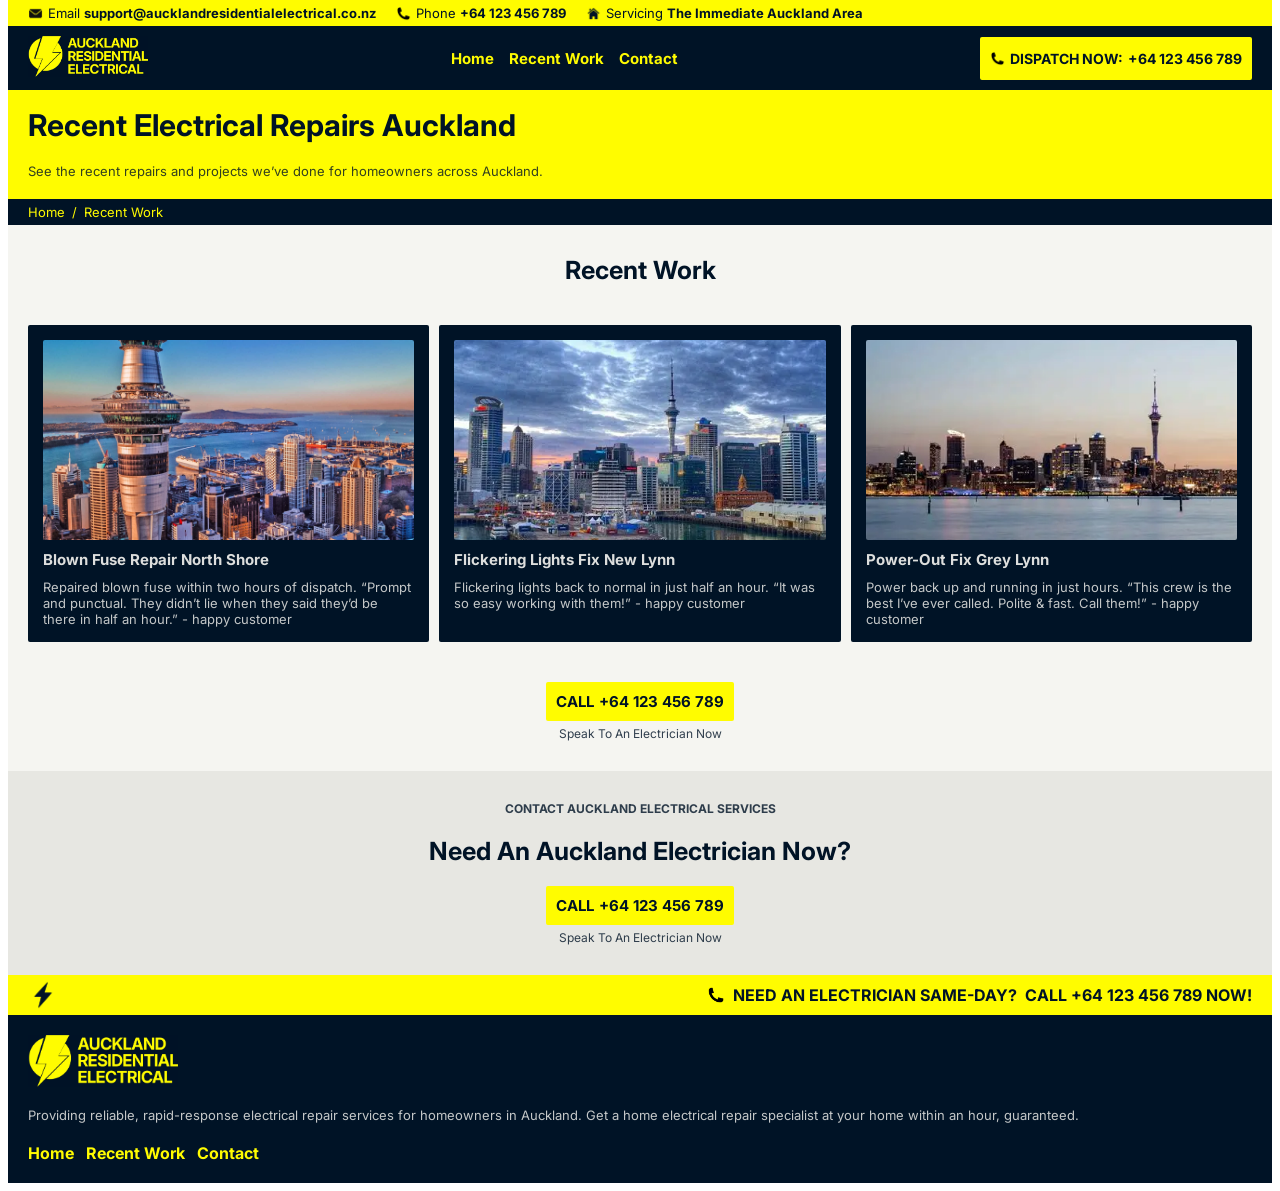
<file: DTS Project 3 V3/html/recent-work.html>
<!DOCTYPE html>

<html>
    <head>
        <!--Meta information-->
        <title>Recent Electrical Repairs For Homeowners | Auckland Residential Electrical</title>
        <meta name="description" content="See the recent repairs and projects we’ve done for homeowners across Auckland.">
        <meta charset="UTF-8">

        <!--CSS stylesheet connections-->
        <link rel="stylesheet" href="../css/main.css">
        <link rel="stylesheet" href="../css/global.css">
        <link rel="stylesheet" href="../css/recent-work.css">
        
        <!--Inter font connection-->
        <link rel="preconnect" href="https://fonts.googleapis.com">
        <link rel="preconnect" href="https://fonts.gstatic.com" crossorigin>
        <link href="https://fonts.googleapis.com/css2?family=Inter:ital,opsz,wght@0,14..32,100..900;1,14..32,100..900&display=swap" rel="stylesheet">

        <!--Roboto font connection-->
        <link rel="preconnect" href="https://fonts.googleapis.com">
        <link rel="preconnect" href="https://fonts.gstatic.com" crossorigin>
        <link href="https://fonts.googleapis.com/css2?family=Roboto:ital,wght@0,100..900;1,100..900&display=swap" rel="stylesheet">

        <!--Google Sans font connection-->
        <link rel="preconnect" href="https://fonts.googleapis.com">
        <link rel="preconnect" href="https://fonts.gstatic.com" crossorigin>
        <link href="https://fonts.googleapis.com/css2?family=Google+Sans:ital,opsz,wght@0,17..18,400..700;1,17..18,400..700&family=Roboto:ital,wght@0,100..900;1,100..900&display=swap" rel="stylesheet">
    </head>
    <body>
        <header>
            <!--The yellow bar at the top of the header. Displays email, phone, & service area buttons in a thin row-->
            <div class="header-top-bar">
                <a class="header-top-bar-contact-button" href="mailto:support@aucklandresidentialelectrical.co.nz"> <!--'a' element acts as a link AND container for icon & text-->
                    <img class="header-top-bar-contact-button-icon" src="../images/icons/email_address_icon.png" alt="Email Address Icon">
                    <p class="header-top-bar-contact-button-text">Email <strong>support@aucklandresidentialelectrical.co.nz</strong></p>
                </a>
                <a class="header-top-bar-contact-button" href="tel:+64 123 456 789"> <!--'a' element acts as a link AND container for icon & text-->
                    <img class="header-top-bar-contact-button-icon" src="../images/icons/phone_number_icon.png" alt="Phone Number Icon">
                    <p class="header-top-bar-contact-button-text">Phone <strong>+64 123 456 789</strong></p>
                </a>
                <a class="header-top-bar-contact-button" href="https://maps.google.com/aucklandresidentialelectrical.co.nz" target="_blank"> <!--'a' element acts as a link AND container for icon & text-->
                    <img class="header-top-bar-contact-button-icon" src="../images/icons/home_icon.png" alt="Service Area Icon">
                    <p class="header-top-bar-contact-button-text">Servicing <strong>The Immediate Auckland Area</strong></p>
                </a>
            </div>
            <!--The main header content container, such as logo and nav bar-->
            <div class="header-main">
                <a style="text-decoration: none;"  href="../html/index.html">
                    <img class="header-logo" src="../images/main-images/Auckland_Residential_Electrical_Logo_Cropped.jpg" alt="Auckland Residential Electrical Logo">
                </a>
                <div class="header-navigation-bar">
                    <a class="header-navigation-button" href="../html/index.html" target="_blank">Home</a>
                    <a class="header-navigation-button" href="../html/recent-work.html" target="_blank">Recent Work</a>
                    <a class="header-navigation-button" href="../html/contact.html" target="_blank">Contact</a>
                </div>
                <!--The phone call CTA button acts as a button AND as a container for icon + text-->
                <a class="header-phone-call-button" href="tel:+64123456789">
                    <img class="header-phone-call-button-phone-icon" src="../images/icons/phone_number_icon.png" alt="Phone Call Icon">
                    DISPATCH NOW: <strong>+64 123 456 789</strong>
                </a>
            </div>
        </header>
        <main>
            <section class="breadcrumb-section">
                <div class="breadcrumb-section-main">
                    <div class="content-container" style="gap: 20px;">
                        <h1 class="breadcrumb-section-h1">Recent Electrical Repairs Auckland</h1>
                        <p class="breadcrumb-section-text">See the recent repairs and projects we’ve done for homeowners across Auckland.</p>
                    </div>
                </div>
                <div class="breadcrumb-container">
                    <p class="breadcrumb"><a class="breadcrumb-link" href="../html/index.html" target="_blank">Home</a> / <a class="breadcrumb-link" href="../html/recent-work.html" target="_blank">Recent Work</a></p>
                </div>
            </section>
            <section class="recent-work-section">
                <div class="content-container" style="align-items: center; justify-content: center;">
                    <h2>Recent Work</h2>
                    <div class="recent-work-cards-container">
                        <div class="recent-work-card">
                            <img class="recent-word-card-image" src="../images/main-images/auckland_city_five.jpg" alt="Recent Work Example">
                            <h4 class="recent-work-card-header">Blown Fuse Repair North Shore</h4>
                            <p class="recent-work-card-text">Repaired blown fuse within two hours of dispatch. “Prompt and punctual. They didn’t lie when they said they’d be there in half an hour.” - happy customer</p>
                        </div>
                        <div class="recent-work-card">
                            <img class="recent-word-card-image" src="../images/main-images/auckland_city_four.webp" alt="Recent Work Example">
                            <h4 class="recent-work-card-header">Flickering Lights Fix New Lynn</h4>
                            <p class="recent-work-card-text">Flickering lights back to normal in just half an hour. “It was so easy working with them!” - happy customer</p>
                        </div>
                        <div class="recent-work-card">
                            <img class="recent-word-card-image" src="../images/main-images/auckland_city_three.webp" alt="Recent Work Example">
                            <h4 class="recent-work-card-header">Power-Out Fix Grey Lynn</h4>
                            <p class="recent-work-card-text">Power back up and running in just hours. “This crew is the best I’ve ever called. Polite & fast. Call them!” - happy customer</p>
                        </div>
                    </div>
                    <div class="main-call-to-action-button-container" style="align-items: center;"> <!--Contains call-to-action elements-->
                        <a class="main-call-to-action-button" href="tel:+64123456789">CALL <strong>+64 123 456 789</strong></a>
                        <p class="main-call-to-action-button-under-text" style="text-align: center;">Speak To An Electrician Now</p>
                    </div>
                </div>
            </section>
            <section class="contact-section" style="background-color: #e7e7e2;">
                <div class="text-container" style="justify-content: center; align-items: center; text-align: center;">
                    <h3>CONTACT AUCKLAND ELECTRICAL SERVICES</h3>
                    <h2>Need An Auckland Electrician Now?</h2>
                    <div class="main-call-to-action-button-container" style="align-items: center;"> <!--Contains call-to-action elements-->
                        <a class="main-call-to-action-button" href="tel:+64123456789">CALL <strong>+64 123 456 789</strong></a>
                        <p class="main-call-to-action-button-under-text" style="text-align: center;">Speak To An Electrician Now</p>
                    </div>
                </div>
            </section>
        </main>
        <footer>
            <a class="footer-top-div" href="tel:+64123456789">
                <img class="footer-top-div-lighting-flash-icon" src="../images/icons/lightning_flash_icon.png" alt="Lighting Flash Icon">
                <span class="footer-top-div-call-button">
                    <img class="footer-top-div-call-button-phone-icon" src="../images/icons/phone_number_icon.png" alt="Phone Call Icon">
                    NEED AN ELECTRICIAN SAME-DAY? <strong>CALL <span class="footer-top-div-call-button-number-underline-text">+64 123 456 789 NOW!</span></strong>
                </span>
            </a>
            <div class="footer-main">
                <img class="footer-logo" src="../images/main-images/Auckland_Residential_Electrical_Logo_Cropped.jpg" alt="Auckland Residential Electrical Logo">
                <p style="color: #f5f5f1;">Providing reliable, rapid-response electrical repair services for homeowners in Auckland. Get a home electrical repair specialist at your home within an hour, guaranteed.</p>
                <div class="footer-navigation-bar">
                    <a class="footer-navigation-button" href="../html/index.html" target="_blank">Home</a>
                    <a class="footer-navigation-button" href="../html/recent-work.html" target="_blank">Recent Work</a>
                    <a class="footer-navigation-button" href="../html/contact.html" target="_blank">Contact</a>
                </div>
            </div>
        </footer>
    </body>
</html>
</file>
<file: main.css>
/** COLOURS:

    BLACK: #001326
    WHITE: #f5f5f1
    YELLOW: #fffc00

**/

section {
    padding-top: 30px;
    padding-bottom: 30px;
    padding-left: 20px;
    padding-right: 20px;
    background-color: #f5f5f1;
}

h1, h2, h3, h4, h5, h6, p, button, a {
    font-family: 'Inter', 'Roboto', 'Google Sans', arial;
    line-height: normal;
    letter-spacing: normal;
    margin: 0;
    padding: 0;
    color: #001326
}
h1 {
    font-weight: bold;
    font-size: 35px;
    opacity: 1;
}
h2 {
    font-weight: bold;
    font-size: 25px;
    opacity: 1;
}
h3 {
    font-weight: bold;
    font-size: 12px;
    opacity: 0.8;
}
h4 {
    font-weight: bold;
    font-size: 15px;
    opacity: 0.9;
}
h5 {
    font-weight: bold;
    font-size: 14px;
    opacity: 0.8;
}
h6 {
    font-weight: bold;
    font-size: 13px;
    opacity: 0.8;
}
p {
    font-weight: normal;
    font-size: 13px;
    opacity: 0.8;
}

a {
    font-weight: normal;
    font-size: 13px;
    text-decoration: none;
}

.main-call-to-action-button-container {
    display: flex;
    flex-direction: column;
    gap: 5px;
    opacity: 1;
    text-decoration: none;

    width: 190px;
}
.main-call-to-action-button {
    background-color: #fffc00;
    opacity: 1;
    border: none;
    border-radius: 2px;

    font-size: 15px;
    font-weight: bold;

    padding: 10px;

    display: flex;
    flex-direction: row;
    gap: 5px;
    align-items: center;
    text-decoration: none;

    transition: opacity 0.1s;
}
.main-call-to-action-button:hover { opacity: 0.8 }
.main-call-to-action-button-phone-icon {
    width: 17px;
    object-fit: cover;
}
.main-call-to-action-button-under-text {
    font-weight: normal;
    font-size: 12px;
    opacity: 0.8;
}

.content-container {
    display: flex;
    flex-direction: column;
    gap: 40px;
}
.text-container {
    display: flex;
    flex-direction: column;
    gap: 20px;
}
</file>
<file: global.css>
/* HEADER */

header {
    background-color: #001326;
    position: fixed;
    top: 0;
    left: 8px;
    right: 8px;
    opacity: 1;
    z-index: 1000;
}

.header-top-bar {
    background-color: #fffc00;

    display: flex;
    flex-direction: row;
    gap: 20px;
    align-items: center;

    padding-top: 5px;
    padding-bottom: 5px;
    padding-left: 20px;
    padding-right: 20px;
}
.header-top-bar-contact-button {
    display: flex;
    flex-direction: row;
    gap: 5px;
    align-items: center;
    text-decoration: none;
    opacity: 1;
}
.header-top-bar-contact-button-icon {
    width: 15px;
    object-fit: cover;
    text-decoration: none;
    opacity: 1;
}
.header-top-bar-contact-button-text {
    color: #001326;
    opacity: 1;
    text-decoration: none;

    transition: text-decoration 0.1s;
}
.header-top-bar-contact-button:hover .header-top-bar-contact-button-text { text-decoration: underline; }

.header-main {
    display: flex;
    flex-direction: row;
    left: 0;
    right: 0;
    justify-content: space-between;
    align-items: center;

    padding-top: 10px;
    padding-bottom: 10px;
    padding-left: 20px;
    padding-right: 20px;
}
.header-logo {
    width: 120px;
    object-fit: cover;
}
.header-navigation-bar {
    display: flex;
    flex-direction: row;
    gap: 15px;
    align-items: center;
}
.header-navigation-button {
    font-weight: bold;
    font-size: 15px;
    color: #fffc00;
    text-decoration: none;
    opacity: 1;

    transition: text-decoration 0.1s;
}
.header-navigation-button:hover { text-decoration: underline; }
.header-phone-call-button {
    background-color: #fffc00;
    border: none;
    border-radius: 2px;

    font-size: 14px;
    font-weight: bold;

    padding-top: 13px;
    padding-bottom: 13px;
    padding-left: 10px;
    padding-right: 10px;

    display: flex;
    flex-direction: row;
    gap: 5px;
    align-items: center;

    transition: opacity 0.1s;
}
.header-phone-call-button:hover { opacity: 0.8; }
.header-phone-call-button-phone-icon {
    width: 15px;
    object-fit: cover;
}

/* FOOTER */

footer {
    background-color: #001326;
}

.footer-top-div {
    background-color: #fffc00;
    opacity: 1;

    padding-top: 5px;
    padding-bottom: 5px;
    padding-left: 20px;
    padding-right: 20px;

    display: flex;
    flex-direction: row;
    justify-content: space-between;
    align-items: center;

    cursor: hover;

    transition: opacity 0.1s;
}
.footer-top-div:hover { opacity: 0.8; }
.footer-top-div:hover .footer-top-div-call-button-number-underline-text { text-decoration: underline; }
.footer-top-div-lighting-flash-icon {
    width: 30px;
    object-fit: cover;
}
.footer-top-div-call-button {
    background-color: transparent;
    opacity: 1;
    border: none;

    font-family: 'Inter', 'Roboto', 'Google Sans', arial;
    font-weight: bold;
    font-size: 16px;
    line-height: normal;
    letter-spacing: normal;
    color: #001326;
    text-decoration: none;

    display: flex;
    flex-direction: row;
    gap: 8px;
    align-items: center;

    transition: text-decoration 0.1s;
}
.footer-top-div-call-button-phone-icon {
    width: 18px;
    object-fit: cover;
    opacity: 1;
}

.footer-main {
    background-color: #001326;
    padding: 20px;

    display: flex;
    flex-direction: column;
    gap: 20px;
}
.footer-logo {
    width: 150px;
    object-fit: cover;
}
.footer-navigation-bar {
    display: flex;
    flex-direction: row;
    gap: 12px;
    align-items: center;
}
.footer-navigation-button {
    font-weight: bold;
    font-size: 16px;
    color: #fffc00;
    text-decoration: none;
    opacity: 1;

    transition: text-decoration 0.1s;
}
.footer-navigation-button:hover { text-decoration: underline; }

/* BREACRUMB SECTION*/

.breadcrumb-section {
    background-color: #fffc00;
    padding: 0;

    margin-top: 87px;
}

.breadcrumb-section-main {
    padding: 20px;
}
.breadcrumb-section-h1 {
    color: #001326;
    font-size: 30px;
}
.breadcrumb-section-text {
    color: #001326;
}
.breadcrumb-section-text-call-link {
    text-decoration: none;
    color: #001326;
    opacity: 1;
    transition: text-decoration, opacity 0.1s;
}
.breadcrumb-section-text-call-link:hover { text-decoration: underline; opacity: 1; }

.breadcrumb-container {
    background-color: #001326;
    padding-top: 5px;
    padding-bottom: 5px;
    padding-left: 20px;
    padding-right: 20px;
    text-decoration: none;
}
.breadcrumb {
    display: flex;
    flex-direction: row;
    gap: 7px;
    align-items: center;

    color: #fffc00;
    text-decoration: none;

    opacity: 1;
}
.breadcrumb-link {
    color: #fffc00;
    text-decoration: none;
    transition: text-decoration 0.1s;

    opacity: 1;
}
.breadcrumb-link:hover { text-decoration: underline; }
</file>
<file: index.css>
/* HERO SECTION */

.hero-section {
    background-image: url("../images/main-images/auckland_city.webp");
    padding: 0;
    margin-top: 87px;
}
.hero-section-background-image-darkener-div {
    background-color: #001326d1;
    
    padding-top: 30px;
    padding-bottom: 30px;
    padding-left: 20px;
    padding-right: 20px;
}
.hero-section-h2 {
    color: #f5f5f1;
}
.hero-section-h1 {
    color: #f5f5f1;
}
.hero-section-p {
    color: #f5f5f1;
}
.hero-section-bottom-bar {
    background-color: #fffc00;

    display: flex;
    flex-direction: row;
    left: 0;
    right: 0;
    justify-content: space-evenly;
    align-items: center;

    padding-top: 5px;
    padding-bottom: 5px;
    padding-left: 20px;
    padding-right: 20px;
}
.hero-benefit-bullet-container {
    display: flex;
    flex-direction: row;
    gap: 5px;
    align-items: center;
}
.hero-benefit-bullet-icon {
    width: 25px;
    object-fit: cover;
}
.hero-benefit-bullet-text {
    font-weight: bold;
    font-size: 15px;
    color: #001326;
    opacity: 1;
}

/* SERVICES SECTION */

.services-section
.services-grid {
    display: grid;
    grid-template-columns: 1fr 1fr 1fr;
    column-gap: 10px;
    row-gap: 10px;
}
.service-card {
    background-color: #001326;
    border: none;
    border-radius: 2px;

    padding: 15px;

    display: flex;
    flex-direction: column;
    gap: 10px;
}
.service-card-icon {
    width: 25px;
    object-fit: cover;
    border: none;
    border-radius: 2px;
}
.service-card-header {
    color: #f5f5f1;
}
.service-card-text {
    color: #f5f5f1;
}

/* WHY US SECTION */

.why-us-section {
    background-color: #f5f5f1e9;
    padding-top: 30px;
    padding-bottom: 30px;
    padding-left: 0px;
    padding-right: 20px;
}
.why-us-section-two-column-layout-div {
    display: grid;
    grid-template-columns: 40% 60%;
    column-gap: 40px;

    padding-left: 20px;
    padding-right: 20px;
}

.credibility-bullets-container {
    display: flex;
    flex-direction: row;
    gap: 10px;
    align-items: center;
}
.credibility-bullet-icon {
    height: 25px;
    object-fit: cover;
    border: none;
    border-radius: 2px;
}

.benefit-bullet-container-state-controls {
    display: none;
}
.state {
    display: none;
}

/* If X label is checked, display that state in the multi-state why-us box */

.why-us-section-two-column-layout-div:has(#state-1:checked) .state-1 {
    display: block;
}
.why-us-section-two-column-layout-div:has(#state-2:checked) .state-2 {
    display: block;
}
.why-us-section-two-column-layout-div:has(#state-3:checked) .state-3 {
    display: block;
}
.why-us-section-two-column-layout-div:has(#state-4:checked) .state-4 {
    display: block;
}
.why-us-section-two-column-layout-div:has(#state-5:checked) .state-5 {
    display: block;
}

/* Make the selected state's button full opacity */

.why-us-section-two-column-layout-div:has(#state-one:checked)
.benefit-bullet-state-label-button[for="state-one"] {
    opacity: 1;
}

.why-us-section-two-column-layout-div:has(#state-two:checked)
.benefit-bullet-state-label-button[for="state-two"] {
    opacity: 1;
}

.why-us-section-two-column-layout-div:has(#state-three:checked)
.benefit-bullet-state-label-button[for="state-three"] {
    opacity: 1;
}

.why-us-section-two-column-layout-div:has(#state-four:checked)
.benefit-bullet-state-label-button[for="state-four"] {
    opacity: 1;
}

.why-us-section-two-column-layout-div:has(#state-five:checked)
.benefit-bullet-state-label-button[for="state-five"] {
    opacity: 1;
}

.benefit-bullet-state-buttons-container {
    display: flex;
    flex-direction: column;
    gap: 17px;
}
.benefit-bullet-state-label-button {
    background-color: transparent;
    opacity: 0.3;

    border-top: none;
    border-bottom-width: 0.2px;
    border-bottom: solid;
    border-bottom-color: #001326;
    border-left: none;
    border-right: none;

    padding-top: 0;
    padding-bottom: 6px;
    padding-left: 0;
    padding-right: 0;

    margin: 0;

    font-family: 'Inter', 'Roboto', 'Google Sans', arial;
    font-weight: bold;
    font-size: 14px;
    line-height: normal;
    letter-spacing: normal;
    color: #001326;

    transition: opacity 0.1s;
}
.benefit-bullet-state-label-button:hover { opacity: 1; }

.benefit-bullet-container {
    display: flex;
    flex-direction: column;
    gap: 10px;
    padding: 15px;
}

.benefit-bullet-div-display-image {
    width: 100%;
    height: 400px;
    object-fit: cover;
    border: none;
    border-radius: 2px;
}
.benefit-bullet-div-icon {
    width: 30px;
    height: 30px;
    object-fit: cover;
    border: none;
    border-radius: 2px;
}

/* SERVICE AREA SECTION */

.service-area-section {
    padding-top: 30px;
    padding-bottom: 30px;
    padding-left: 0;
    padding-right: 20px;
}
.service-area-section-two-column-layout-div {
    display: grid;
    grid-template-columns: 60% 40%;
    column-gap: 40px;

    align-items: center;

    padding-left: 20px;
    padding-right: 40px;
}
.service-area-image-container {
    width: 100%;
    height: 100%;
}
.service-area-map-image {
    width: 100%;
    height: fit-content;
    object-fit: cover;
    border: none;
    border-radius: 2px;
}

/* CONTACT SECTION */

.contact-section { 
    background-color: #f5f5f1e9; 
    padding-top: 30px;
    padding-bottom: 30px;
    padding-left: 0;
    padding-right: 20px;
}
.contact-section-two-column-layout-div {
    display: grid;
    grid-template-columns: 40% 60%;
    column-gap: 40px;

    padding-left: 20px;
    padding-right: 40px;
}

.contact-section-call-link {
    color: #001326;
    opacity: 1;
    font-weight: bold;
    cursor: pointer;
    transition: color 0.1s;
}
.contact-section-call-link:hover { color: blue; }

.contact-section-form {
    background-color: #001326;
    border: none;
    border-radius: 2px;

    display: flex;
    flex-direction: column;
    gap: 20px;
    
    padding: 15px;
}
.contact-form-header {
    color: #f5f5f1;
    font-size: 15px;
}
.form-field-container {
    display: flex;
    flex-direction: column;
    gap: 15px;
}
.form-field-title {
    font-size: 13px;
    color: #f5f5f1;
}
.form-field {
    background-color: #f5f5f153;
    border-width: 1px;
    border-color: #f5f5f1b7;
    border-radius: 2px;
    border-style: solid;

    padding: 8px;

    font-family: 'Inter', 'Roboto', 'Google Sans', arial;
    font-weight: normal;
    font-size: 13px;
    line-height: normal;
    letter-spacing: normal;
    color: #f5f5f1;
}
.form-field::placeholder {
    font-family: 'Inter', 'Roboto', 'Google Sans', arial;
    font-weight: normal;
    font-size: 13px;
    line-height: normal;
    letter-spacing: normal;
    color: #f5f5f1;
    opacity: 0.8;
}
.form-submit-button {
    background-color: #fffc00;
    border: none;
    border-radius: 2px;

    display: flex;
    flex-direction: row;
    gap: 5px;

    font-size: 14px;
    font-weight: bold;

    padding: 10px;

    display: flex;
    flex-direction: row;
    gap: 5px;
    align-items: center;

    width: 90px;

    transition: opacity 0.1s;
}
.form-submit-button:hover { opacity: 0.8; }
.form-submit-button-icon {
    width: 15px;
    object-fit: cover;
}

.contact-section-right-image-container {
    width: 100%;
    height: fit-content;
}
.contact-section-right-image {
    width: 100%;
    height: 600px;
    object-fit: cover;
    border: none;
    border-radius: 2px;
}
</file>
<file: contact.css>
/* CONTACT SECTION */

.contact-section { 
    background-color: #f5f5f1e9; 
    padding-top: 30px;
    padding-bottom: 30px;
    padding-left: 0;
    padding-right: 20px;
}
.contact-section-two-column-layout-div {
    display: grid;
    grid-template-columns: 40% 60%;
    column-gap: 40px;

    padding-left: 20px;
    padding-right: 40px;
}

.contact-section-call-link {
    color: #001326;
    opacity: 1;
    font-weight: bold;
    cursor: pointer;
    transition: color 0.1s;
}
.contact-section-call-link:hover { color: blue; }

.contact-details-container {
    display: flex;
    flex-direction: column;
    gap: 10px;
}
.contact-detail {
    display: flex;
    flex-direction: row;
    gap: 8px;
    align-items: center;
}
.contact-detail:hover .contact-detail-text { text-decoration: underline; }
.contact-detail-icon {
    width: 25px;
    object-fit: cover;
    border: none;
    border-radius: 2px;
}
.contact-detail-text {
    font-weight: bold;
    font-size: 14px;
    opacity: 1;
    text-decoration: none;
    transition: text-decoration 0.1s;
}

.contact-section-form {
    background-color: #001326;
    border: none;
    border-radius: 2px;

    display: flex;
    flex-direction: column;
    gap: 20px;
    
    padding: 15px;
}
.contact-form-header {
    color: #f5f5f1;
    font-size: 15px;
}
.form-field-container {
    display: flex;
    flex-direction: column;
    gap: 15px;
}
.form-field-title {
    font-size: 13px;
    color: #f5f5f1;
}
.form-field {
    background-color: #f5f5f153;
    border-width: 1px;
    border-color: #f5f5f1b7;
    border-radius: 2px;
    border-style: solid;

    padding: 8px;

    font-family: 'Inter', 'Roboto', 'Google Sans', arial;
    font-weight: normal;
    font-size: 13px;
    line-height: normal;
    letter-spacing: normal;
    color: #f5f5f1;
}
.form-field::placeholder {
    font-family: 'Inter', 'Roboto', 'Google Sans', arial;
    font-weight: normal;
    font-size: 13px;
    line-height: normal;
    letter-spacing: normal;
    color: #f5f5f1;
    opacity: 0.8;
}
.form-submit-button {
    background-color: #fffc00;
    border: none;
    border-radius: 2px;

    display: flex;
    flex-direction: row;
    gap: 5px;

    font-size: 14px;
    font-weight: bold;

    padding: 10px;

    display: flex;
    flex-direction: row;
    gap: 5px;
    align-items: center;

    width: 90px;

    transition: opacity 0.1s;
}
.form-submit-button:hover { opacity: 0.8; }
.form-submit-button-icon {
    width: 15px;
    object-fit: cover;
}

.contact-section-right-image-container {
    width: 100%;
    height: fit-content;
}
.contact-section-right-image {
    width: 100%;
    height: 732px;
    object-fit: cover;
    border: none;
    border-radius: 2px;
}
</file>
<file: recent-work.css>
/* RECENT WORK SECTION */

.recent-work-cards-container {
    display: grid;
    grid-template-columns: 1fr 1fr 1fr;
    column-gap: 10px;
}
.recent-work-card {
    background-color: #001326;
    border: none;
    border-radius: 2px;

    display: flex;
    flex-direction: column;
    gap: 10px;

    padding: 15px;
}
.recent-word-card-image {
    width: 100%;
    height: 200px;
    object-fit: cover;
    border: none;
    border-radius: 2px;
}
.recent-work-card-header {
    color: #f5f5f1;
}
.recent-work-card-text {
    color: #f5f5f1;
}
</file>
<file: DTS Project 3 V3/css/main.css>
/** COLOURS:

    BLACK: #001326
    WHITE: #f5f5f1
    YELLOW: #fffc00

**/

section {
    padding-top: 30px;
    padding-bottom: 30px;
    padding-left: 20px;
    padding-right: 20px;
    background-color: #f5f5f1;
}

h1, h2, h3, h4, h5, h6, p, button, a {
    font-family: 'Inter', 'Roboto', 'Google Sans', arial;
    line-height: normal;
    letter-spacing: normal;
    margin: 0;
    padding: 0;
    color: #001326
}
h1 {
    font-weight: bold;
    font-size: 35px;
    opacity: 1;
}
h2 {
    font-weight: bold;
    font-size: 25px;
    opacity: 1;
}
h3 {
    font-weight: bold;
    font-size: 12px;
    opacity: 0.8;
}
h4 {
    font-weight: bold;
    font-size: 15px;
    opacity: 0.9;
}
h5 {
    font-weight: bold;
    font-size: 14px;
    opacity: 0.8;
}
h6 {
    font-weight: bold;
    font-size: 13px;
    opacity: 0.8;
}
p {
    font-weight: normal;
    font-size: 13px;
    opacity: 0.8;
}

a {
    font-weight: normal;
    font-size: 13px;
    text-decoration: none;
}

.main-call-to-action-button-container {
    display: flex;
    flex-direction: column;
    gap: 5px;
    opacity: 1;
    text-decoration: none;

    width: 190px;
}
.main-call-to-action-button {
    background-color: #fffc00;
    opacity: 1;
    border: none;
    border-radius: 2px;

    font-size: 15px;
    font-weight: bold;

    padding: 10px;

    display: flex;
    flex-direction: row;
    gap: 5px;
    align-items: center;
    text-decoration: none;

    transition: opacity 0.1s;
}
.main-call-to-action-button:hover { opacity: 0.8 }
.main-call-to-action-button-phone-icon {
    width: 17px;
    object-fit: cover;
}
.main-call-to-action-button-under-text {
    font-weight: normal;
    font-size: 12px;
    opacity: 0.8;
}

.content-container {
    display: flex;
    flex-direction: column;
    gap: 40px;
}
.text-container {
    display: flex;
    flex-direction: column;
    gap: 20px;
}
</file>
<file: DTS Project 3 V3/css/global.css>
/* HEADER */

header {
    background-color: #001326;
    position: fixed;
    top: 0;
    left: 8px;
    right: 8px;
    opacity: 1;
    z-index: 1000;
}

.header-top-bar {
    background-color: #fffc00;

    display: flex;
    flex-direction: row;
    gap: 20px;
    align-items: center;

    padding-top: 5px;
    padding-bottom: 5px;
    padding-left: 20px;
    padding-right: 20px;
}
.header-top-bar-contact-button {
    display: flex;
    flex-direction: row;
    gap: 5px;
    align-items: center;
    text-decoration: none;
    opacity: 1;
}
.header-top-bar-contact-button-icon {
    width: 15px;
    object-fit: cover;
    text-decoration: none;
    opacity: 1;
}
.header-top-bar-contact-button-text {
    color: #001326;
    opacity: 1;
    text-decoration: none;

    transition: text-decoration 0.1s;
}
.header-top-bar-contact-button:hover .header-top-bar-contact-button-text { text-decoration: underline; }

.header-main {
    display: flex;
    flex-direction: row;
    left: 0;
    right: 0;
    justify-content: space-between;
    align-items: center;

    padding-top: 10px;
    padding-bottom: 10px;
    padding-left: 20px;
    padding-right: 20px;
}
.header-logo {
    width: 120px;
    object-fit: cover;
}
.header-navigation-bar {
    display: flex;
    flex-direction: row;
    gap: 15px;
    align-items: center;
}
.header-navigation-button {
    font-weight: bold;
    font-size: 15px;
    color: #fffc00;
    text-decoration: none;
    opacity: 1;

    transition: text-decoration 0.1s;
}
.header-navigation-button:hover { text-decoration: underline; }
.header-phone-call-button {
    background-color: #fffc00;
    border: none;
    border-radius: 2px;

    font-size: 14px;
    font-weight: bold;

    padding-top: 13px;
    padding-bottom: 13px;
    padding-left: 10px;
    padding-right: 10px;

    display: flex;
    flex-direction: row;
    gap: 5px;
    align-items: center;

    transition: opacity 0.1s;
}
.header-phone-call-button:hover { opacity: 0.8; }
.header-phone-call-button-phone-icon {
    width: 15px;
    object-fit: cover;
}

/* FOOTER */

footer {
    background-color: #001326;
}

.footer-top-div {
    background-color: #fffc00;
    opacity: 1;

    padding-top: 5px;
    padding-bottom: 5px;
    padding-left: 20px;
    padding-right: 20px;

    display: flex;
    flex-direction: row;
    justify-content: space-between;
    align-items: center;

    cursor: hover;

    transition: opacity 0.1s;
}
.footer-top-div:hover { opacity: 0.8; }
.footer-top-div:hover .footer-top-div-call-button-number-underline-text { text-decoration: underline; }
.footer-top-div-lighting-flash-icon {
    width: 30px;
    object-fit: cover;
}
.footer-top-div-call-button {
    background-color: transparent;
    opacity: 1;
    border: none;

    font-family: 'Inter', 'Roboto', 'Google Sans', arial;
    font-weight: bold;
    font-size: 16px;
    line-height: normal;
    letter-spacing: normal;
    color: #001326;
    text-decoration: none;

    display: flex;
    flex-direction: row;
    gap: 8px;
    align-items: center;

    transition: text-decoration 0.1s;
}
.footer-top-div-call-button-phone-icon {
    width: 18px;
    object-fit: cover;
    opacity: 1;
}

.footer-main {
    background-color: #001326;
    padding: 20px;

    display: flex;
    flex-direction: column;
    gap: 20px;
}
.footer-logo {
    width: 150px;
    object-fit: cover;
}
.footer-navigation-bar {
    display: flex;
    flex-direction: row;
    gap: 12px;
    align-items: center;
}
.footer-navigation-button {
    font-weight: bold;
    font-size: 16px;
    color: #fffc00;
    text-decoration: none;
    opacity: 1;

    transition: text-decoration 0.1s;
}
.footer-navigation-button:hover { text-decoration: underline; }

/* BREACRUMB SECTION*/

.breadcrumb-section {
    background-color: #fffc00;
    padding: 0;

    margin-top: 87px;
}

.breadcrumb-section-main {
    padding: 20px;
}
.breadcrumb-section-h1 {
    color: #001326;
    font-size: 30px;
}
.breadcrumb-section-text {
    color: #001326;
}
.breadcrumb-section-text-call-link {
    text-decoration: none;
    color: #001326;
    opacity: 1;
    transition: text-decoration, opacity 0.1s;
}
.breadcrumb-section-text-call-link:hover { text-decoration: underline; opacity: 1; }

.breadcrumb-container {
    background-color: #001326;
    padding-top: 5px;
    padding-bottom: 5px;
    padding-left: 20px;
    padding-right: 20px;
    text-decoration: none;
}
.breadcrumb {
    display: flex;
    flex-direction: row;
    gap: 7px;
    align-items: center;

    color: #fffc00;
    text-decoration: none;

    opacity: 1;
}
.breadcrumb-link {
    color: #fffc00;
    text-decoration: none;
    transition: text-decoration 0.1s;

    opacity: 1;
}
.breadcrumb-link:hover { text-decoration: underline; }
</file>
<file: DTS Project 3 V3/css/contact.css>
/* CONTACT SECTION */

.contact-section { 
    background-color: #f5f5f1e9; 
    padding-top: 30px;
    padding-bottom: 30px;
    padding-left: 0;
    padding-right: 20px;
}
.contact-section-two-column-layout-div {
    display: grid;
    grid-template-columns: 40% 60%;
    column-gap: 40px;

    padding-left: 20px;
    padding-right: 40px;
}

.contact-section-call-link {
    color: #001326;
    opacity: 1;
    font-weight: bold;
    cursor: pointer;
    transition: color 0.1s;
}
.contact-section-call-link:hover { color: blue; }

.contact-details-container {
    display: flex;
    flex-direction: column;
    gap: 10px;
}
.contact-detail {
    display: flex;
    flex-direction: row;
    gap: 8px;
    align-items: center;
}
.contact-detail:hover .contact-detail-text { text-decoration: underline; }
.contact-detail-icon {
    width: 25px;
    object-fit: cover;
    border: none;
    border-radius: 2px;
}
.contact-detail-text {
    font-weight: bold;
    font-size: 14px;
    opacity: 1;
    text-decoration: none;
    transition: text-decoration 0.1s;
}

.contact-section-form {
    background-color: #001326;
    border: none;
    border-radius: 2px;

    display: flex;
    flex-direction: column;
    gap: 20px;
    
    padding: 15px;
}
.contact-form-header {
    color: #f5f5f1;
    font-size: 15px;
}
.form-field-container {
    display: flex;
    flex-direction: column;
    gap: 15px;
}
.form-field-title {
    font-size: 13px;
    color: #f5f5f1;
}
.form-field {
    background-color: #f5f5f153;
    border-width: 1px;
    border-color: #f5f5f1b7;
    border-radius: 2px;
    border-style: solid;

    padding: 8px;

    font-family: 'Inter', 'Roboto', 'Google Sans', arial;
    font-weight: normal;
    font-size: 13px;
    line-height: normal;
    letter-spacing: normal;
    color: #f5f5f1;
}
.form-field::placeholder {
    font-family: 'Inter', 'Roboto', 'Google Sans', arial;
    font-weight: normal;
    font-size: 13px;
    line-height: normal;
    letter-spacing: normal;
    color: #f5f5f1;
    opacity: 0.8;
}
.form-submit-button {
    background-color: #fffc00;
    border: none;
    border-radius: 2px;

    display: flex;
    flex-direction: row;
    gap: 5px;

    font-size: 14px;
    font-weight: bold;

    padding: 10px;

    display: flex;
    flex-direction: row;
    gap: 5px;
    align-items: center;

    width: 90px;

    transition: opacity 0.1s;
}
.form-submit-button:hover { opacity: 0.8; }
.form-submit-button-icon {
    width: 15px;
    object-fit: cover;
}

.contact-section-right-image-container {
    width: 100%;
    height: fit-content;
}
.contact-section-right-image {
    width: 100%;
    height: 732px;
    object-fit: cover;
    border: none;
    border-radius: 2px;
}
</file>
<file: DTS Project 3 V3/css/recent-work.css>
/* RECENT WORK SECTION */

.recent-work-cards-container {
    display: grid;
    grid-template-columns: 1fr 1fr 1fr;
    column-gap: 10px;
}
.recent-work-card {
    background-color: #001326;
    border: none;
    border-radius: 2px;

    display: flex;
    flex-direction: column;
    gap: 10px;

    padding: 15px;
}
.recent-word-card-image {
    width: 100%;
    height: 200px;
    object-fit: cover;
    border: none;
    border-radius: 2px;
}
.recent-work-card-header {
    color: #f5f5f1;
}
.recent-work-card-text {
    color: #f5f5f1;
}
</file>
